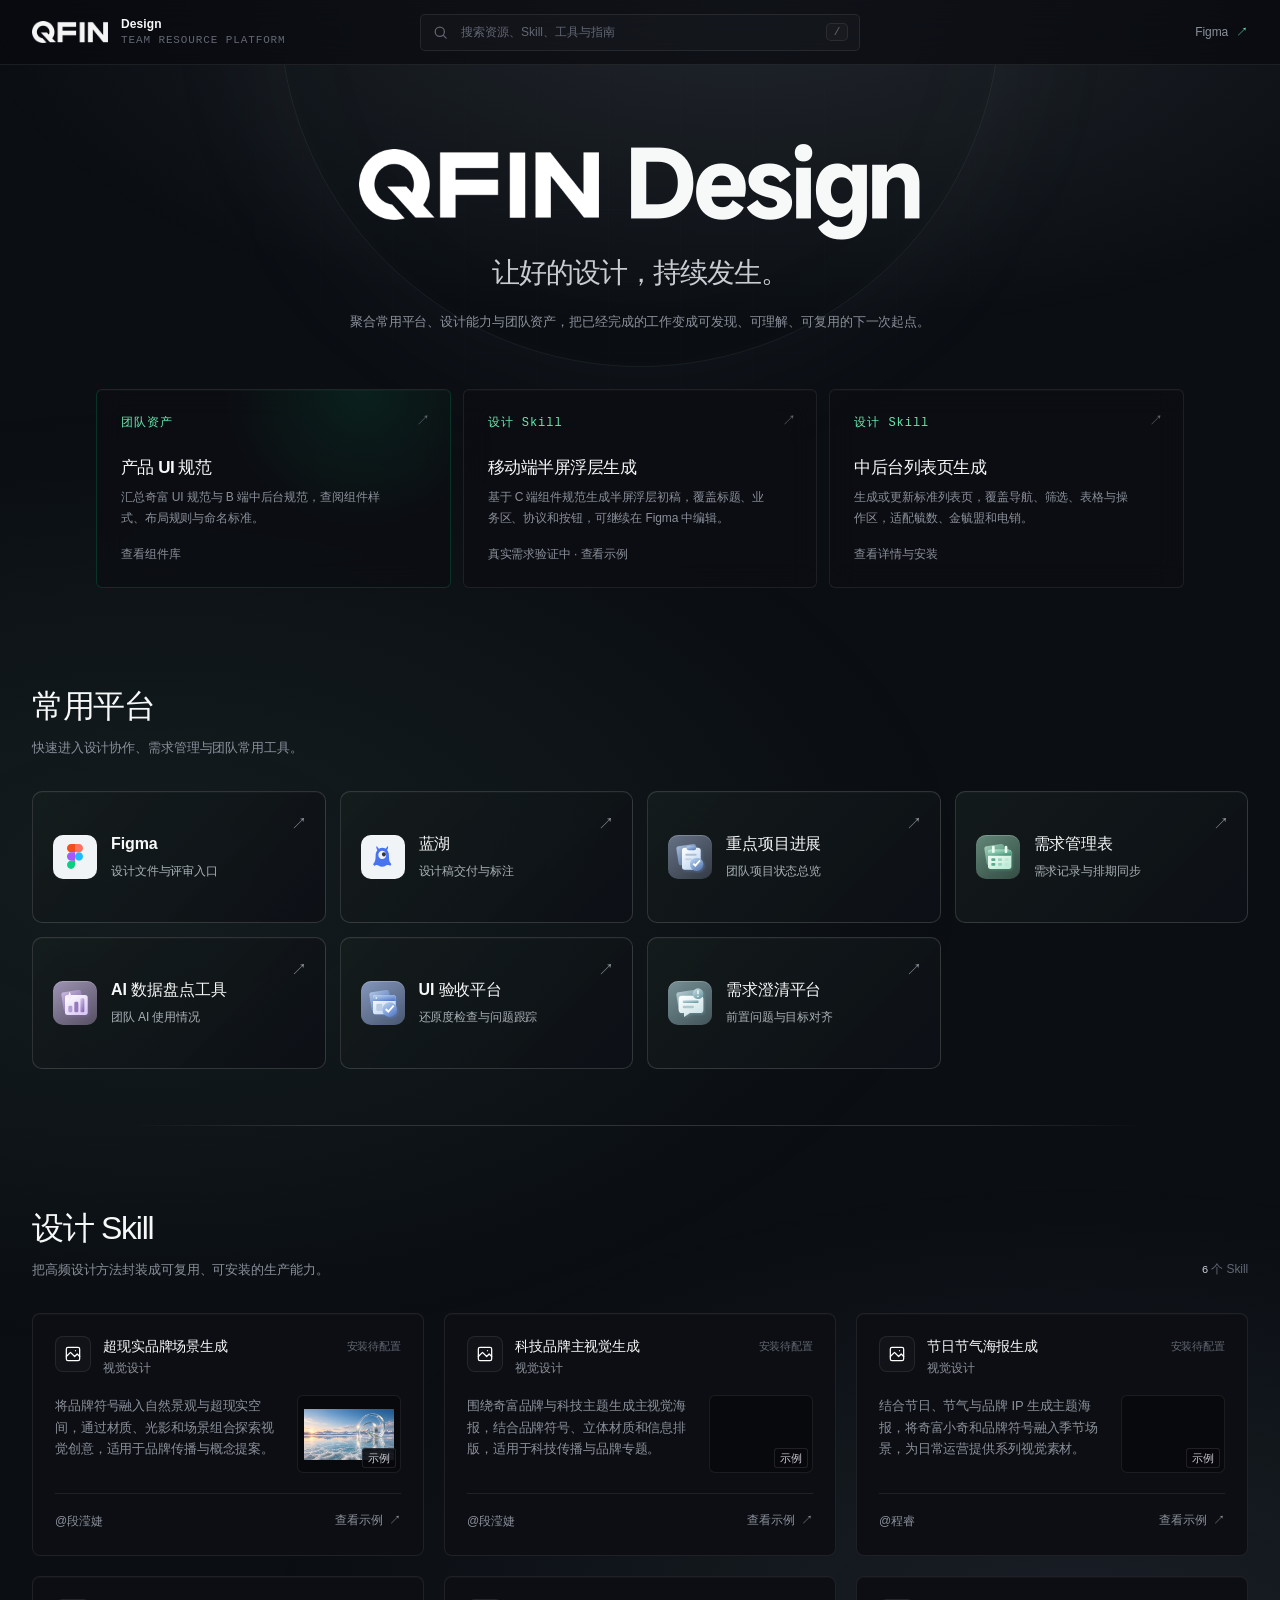
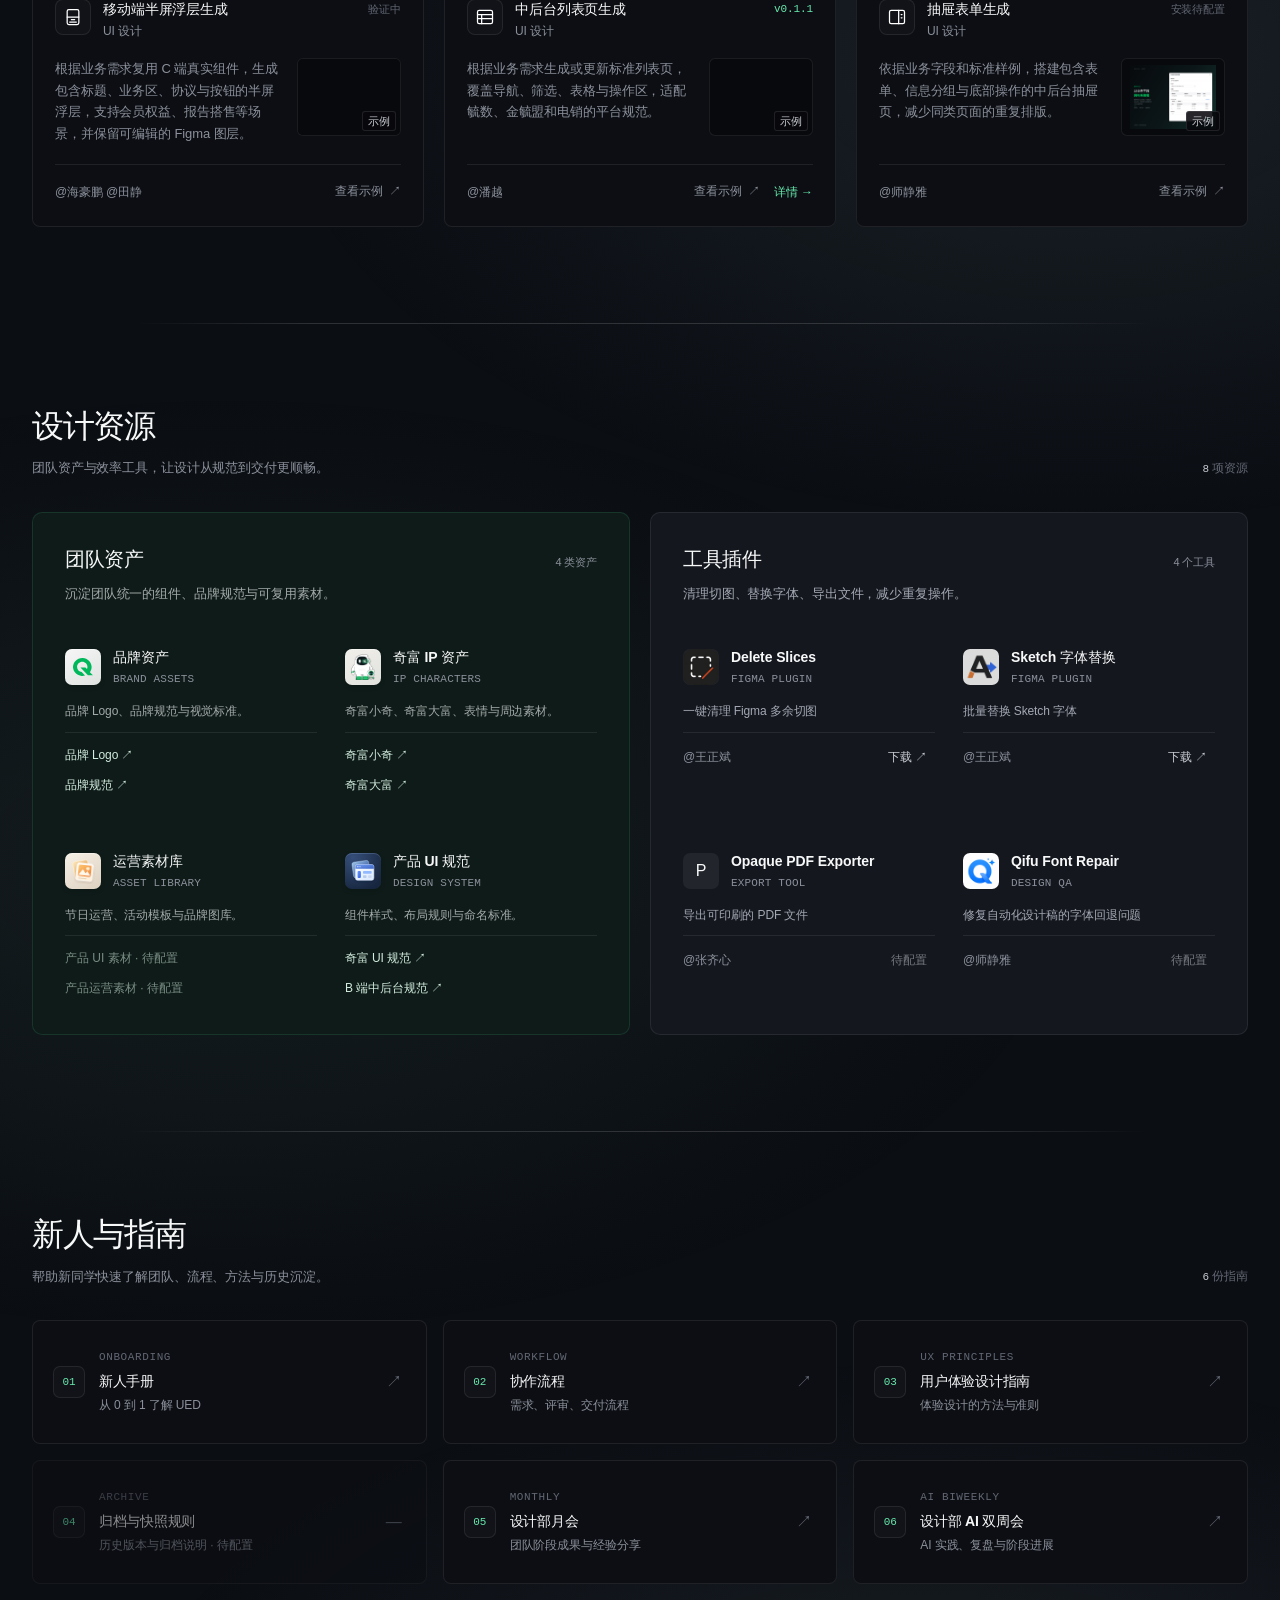
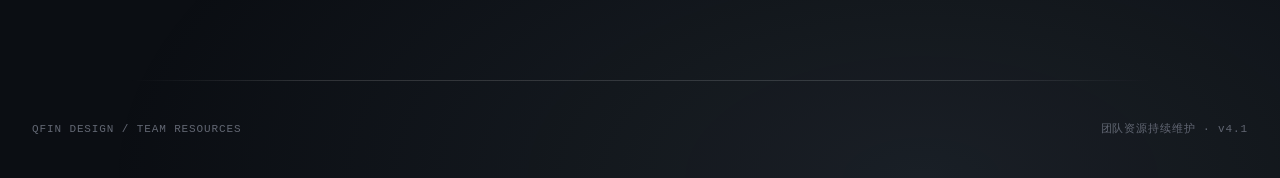
<file: index.html>
<!doctype html>
<html lang="zh-CN">
<head>
  <meta charset="utf-8">
  <meta name="viewport" content="width=device-width, initial-scale=1">
  <meta name="color-scheme" content="dark">
  <meta name="theme-color" content="#08090d">
  <title>QFIN Design · 团队资源平台</title>
  <meta name="description" content="QFIN Design 团队资源平台：常用平台、设计 Skill、工具插件、团队资产与新人指南。">
  <link rel="icon" type="image/svg+xml" sizes="any" href="assets/qfin-favicon.svg">
  <link rel="stylesheet" href="styles.css?v=d0c5ba13a85e">
  <script src="app.js?v=40649ec1fc2e" defer></script>
</head>
<body>
  <a class="skip-link" href="#main-content">跳到主要内容</a>
  <header class="site-header">
    <div class="shell header-inner">
      <a class="brand" href="#overview" aria-label="返回 QFIN Design 团队资源平台首页"><img src="assets/qfin-logo-white.png" alt="QFIN"><span><strong>Design</strong><small>Team resource platform</small></span></a>
      <label class="global-search" for="resource-search"><svg aria-hidden="true" viewBox="0 0 24 24"><circle cx="11" cy="11" r="6.5"></circle><path d="m16 16 4 4"></path></svg><input id="resource-search" type="search" autocomplete="off" placeholder="搜索资源、Skill、工具与指南" aria-describedby="search-hint"><kbd id="search-hint">/</kbd></label>
      <a class="header-link" href="https://www.figma.com/files/team/1398222232321482158/folder/603595330?fuid=974866001841861958" target="_blank" rel="noopener noreferrer">Figma <span aria-hidden="true">↗</span></a>
    </div>
  </header>

  <main id="main-content">
    <section class="hero shell" id="overview" aria-labelledby="hero-title">
      <div class="hero-grid" aria-hidden="true"></div>
      <div class="hero-intro">
        <h1 id="hero-title"><img src="assets/qfin-logo-white.png" alt="QFIN"><span>Design</span></h1>
        <p class="hero-tagline">让好的设计，持续发生。</p>
        <p class="hero-description">聚合常用平台、设计能力与团队资产，把已经完成的工作变成可发现、可理解、可复用的下一次起点。</p>
      </div>
      <div class="announcement-grid" aria-label="精选资源">
        <a class="announcement-card featured" href="#asset-ui-system"><span class="announcement-label">团队资产</span><h2>产品 UI 规范</h2><p>汇总奇富 UI 规范与 B 端中后台规范，查阅组件样式、布局规则与命名标准。</p><span class="announcement-meta">查看组件库</span><i aria-hidden="true">↗</i></a>
        <a class="announcement-card" href="#skill-c-half-sheet"><span class="announcement-label">设计 Skill</span><h2>移动端半屏浮层生成</h2><p>基于 C 端组件规范生成半屏浮层初稿，覆盖标题、业务区、协议和按钮，可继续在 Figma 中编辑。</p><span class="announcement-meta">真实需求验证中 · 查看示例</span><i aria-hidden="true">↗</i></a>
        <a class="announcement-card" href="skills/qfin-list-page.html"><span class="announcement-label">设计 Skill</span><h2>中后台列表页生成</h2><p>生成或更新标准列表页，覆盖导航、筛选、表格与操作区，适配毓数、金毓盟和电销。</p><span class="announcement-meta">查看详情与安装</span><i aria-hidden="true">↗</i></a>
      </div>
    </section>

    <section class="platform-band shell resource-section" id="platforms" aria-labelledby="platforms-title">
      <div class="platform-heading"><h2 id="platforms-title">常用平台</h2><p>快速进入设计协作、需求管理与团队常用工具。</p></div>
      <div class="platform-grid">
        <a class="platform-card resource-item" data-search="常用平台 Figma 设计文件 协作入口" href="https://www.figma.com/files/team/1398222232321482158/folder/603595330?fuid=974866001841861958" target="_blank" rel="noopener noreferrer"><span class="platform-symbol platform-symbol-brand" aria-hidden="true"><img src="assets/platform-figma.svg" alt=""></span><span><strong>Figma</strong><small>设计文件与评审入口</small></span><span class="platform-card-arrow" aria-hidden="true">↗</span></a>
        <a class="platform-card resource-item" data-search="常用平台 蓝湖 设计稿交付 标注" href="https://lanhuapp.com/dashboard/#/item?fid=all&amp;tid=906bded2-2e16-4b1b-830f-885637f03631" target="_blank" rel="noopener noreferrer"><span class="platform-symbol platform-symbol-brand" aria-hidden="true"><img src="assets/platform-lanhu.svg?v=6f8891691cc1" alt=""></span><span><strong>蓝湖</strong><small>设计稿交付与标注</small></span><span class="platform-card-arrow" aria-hidden="true">↗</span></a>
        <a class="platform-card resource-item" data-search="常用平台 重点项目进展 项目跟踪" href="https://doc.360teams.com/sheets/rp3OV8PVEEHj8xAm/fcUlJ" target="_blank" rel="noopener noreferrer"><span class="platform-symbol" aria-hidden="true"><img src="assets/platform-projects.svg" alt=""></span><span><strong>重点项目进展</strong><small>团队项目状态总览</small></span><span class="platform-card-arrow" aria-hidden="true">↗</span></a>
        <a class="platform-card resource-item" data-search="常用平台 需求管理表 需求排期" href="https://doc.360teams.com/sheets/vVAXVn7VxBtllrqm/AMQAF" target="_blank" rel="noopener noreferrer"><span class="platform-symbol" aria-hidden="true"><img src="assets/platform-requirements.svg" alt=""></span><span><strong>需求管理表</strong><small>需求记录与排期同步</small></span><span class="platform-card-arrow" aria-hidden="true">↗</span></a>
        <a class="platform-card resource-item" data-search="常用平台 AI数据盘点工具 AI 工作台" href="https://report-share.daikuan.qihoo.net/view/tmp/report-v4.html" target="_blank" rel="noopener noreferrer"><span class="platform-symbol" aria-hidden="true"><img src="assets/platform-ai-data.svg" alt=""></span><span><strong>AI 数据盘点工具</strong><small>团队 AI 使用情况</small></span><span class="platform-card-arrow" aria-hidden="true">↗</span></a>
        <a class="platform-card resource-item" data-search="常用平台 UI验收平台 体验验收" href="https://ion-inter-94640902.figma.site/" target="_blank" rel="noopener noreferrer"><span class="platform-symbol" aria-hidden="true"><img src="assets/platform-review.svg" alt=""></span><span><strong>UI 验收平台</strong><small>还原度检查与问题跟踪</small></span><span class="platform-card-arrow" aria-hidden="true">↗</span></a>
        <a class="platform-card resource-item" data-search="常用平台 需求澄清平台 产品需求" href="https://confluence.daikuan.qihoo.net/pages/viewpage.action?pageId=18661324" target="_blank" rel="noopener noreferrer"><span class="platform-symbol" aria-hidden="true"><img src="assets/platform-clarify.svg" alt=""></span><span><strong>需求澄清平台</strong><small>前置问题与目标对齐</small></span><span class="platform-card-arrow" aria-hidden="true">↗</span></a>
      </div>
    </section>

    <section class="project-showcase resource-section shell" id="projects" aria-labelledby="projects-title" hidden inert>
      <div class="project-heading">
        <div><span>2026.10 / MONTHLY PROJECTS</span><h2 id="projects-title">本月重点项目</h2><p>从设计需求表提取五条业务线的最新项目，每类展示前三项。</p></div>
        <div class="project-heading-actions">
          <button class="project-refresh" type="button" data-project-refresh-demo title="刷新交互演示，暂未同步需求表" aria-label="刷新项目（演示）"><svg viewBox="0 0 24 24" aria-hidden="true"><path d="M3 11a9 9 0 0 1 15.5-6.5L21 7M21 3v4h-4M21 13a9 9 0 0 1-15.5 6.5L3 17M7 17H3v4"/></svg><span>刷新</span></button>
          <a href="https://doc.360teams.com/sheets/vVAXVn7VxBtllrqm/ceWGh?site_from=im.desktop" target="_blank" rel="noopener noreferrer">查看完整需求表 <span aria-hidden="true">↗</span></a>
        </div>
      </div>
      <div class="project-groups">
        <article class="project-group">
          <header><h3>借条</h3><a class="project-group-link" href="https://doc.360teams.com/sheets/vVAXVn7VxBtllrqm/MODOC?site_from=im.desktop" target="_blank" rel="noopener noreferrer" aria-label="打开借条工作表" title="借条需求表"><svg viewBox="0 0 24 24" aria-hidden="true"><path d="M6 18 18 6M6 6h12v12"/></svg></a></header>
          <div class="project-list">
            <article class="project-item resource-item" data-search="本月项目 借条 小奇 AI 渗透率提升优化 待澄清 肖翠鸿 李英迪"><div class="project-title"><h4><a href="https://doc.360teams.com/sheets/vVAXVn7VxBtllrqm/MODOC?site_from=im.desktop" target="_blank" rel="noopener noreferrer">小奇 AI 渗透率提升优化</a></h4><small data-status="clarifying">待澄清</small></div><div class="project-meta"><dl><div><dt>交互</dt><dd>@肖翠鸿</dd></div><div><dt>UI</dt><dd>@李英迪</dd></div></dl><div class="project-resources"><a class="project-resource" href="https://www.figma.com/files/team/1398222232321482158/folder/603595330?fuid=974866001841861958" target="_blank" rel="noopener noreferrer" aria-label="打开 Figma" title="Figma"><img src="assets/platform-figma.svg" alt=""></a><a class="project-resource" href="https://lanhuapp.com/dashboard/#/item?fid=all&amp;tid=906bded2-2e16-4b1b-830f-885637f03631" target="_blank" rel="noopener noreferrer" aria-label="打开蓝湖" title="蓝湖"><img src="assets/platform-lanhu.svg?v=6f8891691cc1" alt=""></a></div></div></article>
            <article class="project-item resource-item" data-search="本月项目 借条 AI Native 助力逾小助 待设计 肖翠鸿 王靓 李英迪"><div class="project-title"><h4><a href="https://doc.360teams.com/sheets/vVAXVn7VxBtllrqm/MODOC?site_from=im.desktop" target="_blank" rel="noopener noreferrer">AI Native 助力逾小助</a></h4><small data-status="pending">待设计</small></div><div class="project-meta"><dl><div><dt>交互</dt><dd>@肖翠鸿 · @王靓</dd></div><div><dt>UI</dt><dd>@李英迪</dd></div></dl><div class="project-resources"><a class="project-resource" href="https://www.figma.com/files/team/1398222232321482158/folder/603595330?fuid=974866001841861958" target="_blank" rel="noopener noreferrer" aria-label="打开 Figma" title="Figma"><img src="assets/platform-figma.svg" alt=""></a></div></div></article>
            <article class="project-item resource-item" data-search="本月项目 借条 企微实物奖励一期 待设计 李帅 陈旭 海豪鹏"><div class="project-title"><h4><a href="https://doc.360teams.com/sheets/vVAXVn7VxBtllrqm/MODOC?site_from=im.desktop" target="_blank" rel="noopener noreferrer">企微实物奖励一期</a></h4><small data-status="pending">待设计</small></div><div class="project-meta"><dl><div><dt>交互</dt><dd>@李帅</dd></div><div><dt>UI</dt><dd>@陈旭 · @海豪鹏</dd></div></dl><div class="project-resources"><a class="project-resource" href="https://lanhuapp.com/dashboard/#/item?fid=all&amp;tid=906bded2-2e16-4b1b-830f-885637f03631" target="_blank" rel="noopener noreferrer" aria-label="打开蓝湖" title="蓝湖"><img src="assets/platform-lanhu.svg?v=6f8891691cc1" alt=""></a></div></div></article>
          </div>
        </article>
        <article class="project-group">
          <header><h3>奇富生活 <small>会员</small></h3><a class="project-group-link" href="https://doc.360teams.com/sheets/vVAXVn7VxBtllrqm/EJZoz?site_from=im.desktop" target="_blank" rel="noopener noreferrer" aria-label="打开奇富生活（会员）工作表" title="奇富生活（会员）需求表"><svg viewBox="0 0 24 24" aria-hidden="true"><path d="M6 18 18 6M6 6h12v12"/></svg></a></header>
          <div class="project-list">
            <article class="project-item resource-item" data-search="本月项目 奇富生活 会员 智信认证新开行权 待设计 王正斌 王雪吟"><div class="project-title"><h4><a href="https://doc.360teams.com/sheets/vVAXVn7VxBtllrqm/EJZoz?site_from=im.desktop" target="_blank" rel="noopener noreferrer">智信认证新开行权</a></h4><small data-status="pending">待设计</small></div><div class="project-meta"><dl><div><dt>交互</dt><dd>@王正斌</dd></div><div><dt>UI</dt><dd>@王雪吟</dd></div></dl><div class="project-resources"><a class="project-resource" href="https://www.figma.com/files/team/1398222232321482158/folder/603595330?fuid=974866001841861958" target="_blank" rel="noopener noreferrer" aria-label="打开 Figma" title="Figma"><img src="assets/platform-figma.svg" alt=""></a></div></div></article>
            <article class="project-item resource-item" data-search="本月项目 奇富生活 会员 付费抽卡 付费券包优化 待设计 李帅 王雪吟"><div class="project-title"><h4><a href="https://doc.360teams.com/sheets/vVAXVn7VxBtllrqm/EJZoz?site_from=im.desktop" target="_blank" rel="noopener noreferrer">付费抽卡 × 付费券包优化</a></h4><small data-status="pending">待设计</small></div><div class="project-meta"><dl><div><dt>交互</dt><dd>@李帅</dd></div><div><dt>UI</dt><dd>@王雪吟</dd></div></dl><div class="project-resources"><a class="project-resource" href="https://www.figma.com/files/team/1398222232321482158/folder/603595330?fuid=974866001841861958" target="_blank" rel="noopener noreferrer" aria-label="打开 Figma" title="Figma"><img src="assets/platform-figma.svg" alt=""></a><a class="project-resource" href="https://lanhuapp.com/dashboard/#/item?fid=all&amp;tid=906bded2-2e16-4b1b-830f-885637f03631" target="_blank" rel="noopener noreferrer" aria-label="打开蓝湖" title="蓝湖"><img src="assets/platform-lanhu.svg?v=6f8891691cc1" alt=""></a></div></div></article>
            <article class="project-item resource-item" data-search="本月项目 奇富生活 会员 保险权益领取链路优化 待设计 李帅 王雪吟"><div class="project-title"><h4><a href="https://doc.360teams.com/sheets/vVAXVn7VxBtllrqm/EJZoz?site_from=im.desktop" target="_blank" rel="noopener noreferrer">保险权益领取链路优化</a></h4><small data-status="pending">待设计</small></div><div class="project-meta"><dl><div><dt>交互</dt><dd>@李帅</dd></div><div><dt>UI</dt><dd>@王雪吟</dd></div></dl><div class="project-resources"><a class="project-resource" href="https://lanhuapp.com/dashboard/#/item?fid=all&amp;tid=906bded2-2e16-4b1b-830f-885637f03631" target="_blank" rel="noopener noreferrer" aria-label="打开蓝湖" title="蓝湖"><img src="assets/platform-lanhu.svg?v=6f8891691cc1" alt=""></a></div></div></article>
          </div>
        </article>
        <article class="project-group">
          <header><h3>创新中收 <small>智信</small></h3><a class="project-group-link" href="https://doc.360teams.com/sheets/vVAXVn7VxBtllrqm/Z1g1n?site_from=im.desktop" target="_blank" rel="noopener noreferrer" aria-label="打开创新中收（智信）工作表" title="创新中收（智信）需求表"><svg viewBox="0 0 24 24" aria-hidden="true"><path d="M6 18 18 6M6 6h12v12"/></svg></a></header>
          <div class="project-list">
            <article class="project-item resource-item" data-search="本月项目 创新中收 智信 个人中心 风险报告专区优化 待设计 王靓 田静"><div class="project-title"><h4><a href="https://doc.360teams.com/sheets/vVAXVn7VxBtllrqm/Z1g1n?site_from=im.desktop" target="_blank" rel="noopener noreferrer">个人中心·风险报告专区优化</a></h4><small data-status="pending">待设计</small></div><div class="project-meta"><dl><div><dt>交互</dt><dd>@王靓</dd></div><div><dt>UI</dt><dd>@田静</dd></div></dl><div class="project-resources"><a class="project-resource" href="https://www.figma.com/files/team/1398222232321482158/folder/603595330?fuid=974866001841861958" target="_blank" rel="noopener noreferrer" aria-label="打开 Figma" title="Figma"><img src="assets/platform-figma.svg" alt=""></a></div></div></article>
            <article class="project-item resource-item" data-search="本月项目 创新中收 智信 车抵 V3.0 新流程 需求暂停 王正斌 田静 海豪鹏"><div class="project-title"><h4><a href="https://doc.360teams.com/sheets/vVAXVn7VxBtllrqm/Z1g1n?site_from=im.desktop" target="_blank" rel="noopener noreferrer">车抵 V3.0 新流程</a></h4><small data-status="paused">需求暂停</small></div><div class="project-meta"><dl><div><dt>交互</dt><dd>@王正斌</dd></div><div><dt>UI</dt><dd>@田静 · @海豪鹏</dd></div></dl><div class="project-resources"><a class="project-resource" href="https://www.figma.com/files/team/1398222232321482158/folder/603595330?fuid=974866001841861958" target="_blank" rel="noopener noreferrer" aria-label="打开 Figma" title="Figma"><img src="assets/platform-figma.svg" alt=""></a><a class="project-resource" href="https://lanhuapp.com/dashboard/#/item?fid=all&amp;tid=906bded2-2e16-4b1b-830f-885637f03631" target="_blank" rel="noopener noreferrer" aria-label="打开蓝湖" title="蓝湖"><img src="assets/platform-lanhu.svg?v=6f8891691cc1" alt=""></a></div></div></article>
            <article class="project-item resource-item" data-search="本月项目 创新中收 智信 奇车融素材调整 1023 待设计 田静 陈旭"><div class="project-title"><h4><a href="https://doc.360teams.com/sheets/vVAXVn7VxBtllrqm/Z1g1n?site_from=im.desktop" target="_blank" rel="noopener noreferrer">奇车融素材调整 1023</a></h4><small data-status="pending">待设计</small></div><div class="project-meta"><dl><div><dt>交互</dt><dd>无交互稿</dd></div><div><dt>UI</dt><dd>@田静 · @陈旭</dd></div></dl><div class="project-resources"><a class="project-resource" href="https://www.figma.com/files/team/1398222232321482158/folder/603595330?fuid=974866001841861958" target="_blank" rel="noopener noreferrer" aria-label="打开 Figma" title="Figma"><img src="assets/platform-figma.svg" alt=""></a></div></div></article>
          </div>
        </article>
        <article class="project-group">
          <header><h3>中后台</h3><a class="project-group-link" href="https://doc.360teams.com/sheets/vVAXVn7VxBtllrqm/AMQAF?site_from=im.desktop" target="_blank" rel="noopener noreferrer" aria-label="打开中后台工作表" title="中后台需求表"><svg viewBox="0 0 24 24" aria-hidden="true"><path d="M6 18 18 6M6 6h12v12"/></svg></a></header>
          <div class="project-list">
            <article class="project-item resource-item" data-search="本月项目 中后台 企微实物奖励一期 待设计 潘越"><div class="project-title"><h4><a href="https://doc.360teams.com/sheets/vVAXVn7VxBtllrqm/AMQAF?site_from=im.desktop" target="_blank" rel="noopener noreferrer">企微实物奖励一期</a></h4><small data-status="pending">待设计</small></div><div class="project-meta"><dl><div><dt>设计</dt><dd>@潘越</dd></div></dl><div class="project-resources"><a class="project-resource" href="https://www.figma.com/files/team/1398222232321482158/folder/603595330?fuid=974866001841861958" target="_blank" rel="noopener noreferrer" aria-label="打开 Figma" title="Figma"><img src="assets/platform-figma.svg" alt=""></a></div></div></article>
            <article class="project-item resource-item" data-search="本月项目 中后台 奇易融官网迭代 待设计 潘越"><div class="project-title"><h4><a href="https://doc.360teams.com/sheets/vVAXVn7VxBtllrqm/AMQAF?site_from=im.desktop" target="_blank" rel="noopener noreferrer">奇易融官网迭代</a></h4><small data-status="pending">待设计</small></div><div class="project-meta"><dl><div><dt>设计</dt><dd>@潘越</dd></div></dl><div class="project-resources"><a class="project-resource" href="https://www.figma.com/files/team/1398222232321482158/folder/603595330?fuid=974866001841861958" target="_blank" rel="noopener noreferrer" aria-label="打开 Figma" title="Figma"><img src="assets/platform-figma.svg" alt=""></a></div></div></article>
            <article class="project-item resource-item" data-search="本月项目 中后台 新增车辆估值工具 设计中 潘越"><div class="project-title"><h4><a href="https://doc.360teams.com/sheets/vVAXVn7VxBtllrqm/AMQAF?site_from=im.desktop" target="_blank" rel="noopener noreferrer">新增车辆估值工具</a></h4><small data-status="active">设计中</small></div><div class="project-meta"><dl><div><dt>设计</dt><dd>@潘越</dd></div></dl><div class="project-resources"><a class="project-resource" href="https://www.figma.com/files/team/1398222232321482158/folder/603595330?fuid=974866001841861958" target="_blank" rel="noopener noreferrer" aria-label="打开 Figma" title="Figma"><img src="assets/platform-figma.svg" alt=""></a><a class="project-resource" href="https://lanhuapp.com/dashboard/#/item?fid=all&amp;tid=906bded2-2e16-4b1b-830f-885637f03631" target="_blank" rel="noopener noreferrer" aria-label="打开蓝湖" title="蓝湖"><img src="assets/platform-lanhu.svg?v=6f8891691cc1" alt=""></a></div></div></article>
          </div>
        </article>
        <article class="project-group">
          <header><h3>品牌＋运营＋企业</h3><a class="project-group-link" href="https://doc.360teams.com/sheets/vVAXVn7VxBtllrqm/ceWGh?site_from=im.desktop" target="_blank" rel="noopener noreferrer" aria-label="打开品牌＋运营＋企业工作表" title="品牌＋运营＋企业需求表"><svg viewBox="0 0 24 24" aria-hidden="true"><path d="M6 18 18 6M6 6h12v12"/></svg></a></header>
          <div class="project-list">
            <article class="project-item resource-item" data-search="本月项目 品牌 运营 企业 新人福利活动页 上下架图 待设计 段滢婕"><div class="project-title"><h4><a href="https://doc.360teams.com/sheets/vVAXVn7VxBtllrqm/ceWGh?site_from=im.desktop" target="_blank" rel="noopener noreferrer">新人福利活动页上下架图</a></h4><small data-status="pending">待设计</small></div><div class="project-meta"><dl><div><dt>视觉</dt><dd>@段滢婕</dd></div></dl><div class="project-resources"><a class="project-resource" href="https://www.figma.com/files/team/1398222232321482158/folder/603595330?fuid=974866001841861958" target="_blank" rel="noopener noreferrer" aria-label="打开 Figma" title="Figma"><img src="assets/platform-figma.svg" alt=""></a><a class="project-resource" href="https://lanhuapp.com/dashboard/#/item?fid=all&amp;tid=906bded2-2e16-4b1b-830f-885637f03631" target="_blank" rel="noopener noreferrer" aria-label="打开蓝湖" title="蓝湖"><img src="assets/platform-lanhu.svg?v=6f8891691cc1" alt=""></a></div></div></article>
            <article class="project-item resource-item" data-search="本月项目 品牌 运营 企业 10 月大促设计 已上线 段滢婕"><div class="project-title"><h4><a href="https://doc.360teams.com/sheets/vVAXVn7VxBtllrqm/ceWGh?site_from=im.desktop" target="_blank" rel="noopener noreferrer">10 月大促设计</a></h4><small data-status="done">已上线</small></div><div class="project-meta"><dl><div><dt>视觉</dt><dd>@段滢婕</dd></div></dl><div class="project-resources"><a class="project-resource" href="https://www.figma.com/files/team/1398222232321482158/folder/603595330?fuid=974866001841861958" target="_blank" rel="noopener noreferrer" aria-label="打开 Figma" title="Figma"><img src="assets/platform-figma.svg" alt=""></a></div></div></article>
            <article class="project-item resource-item" data-search="本月项目 品牌 运营 企业 Toprun 招募海报 已上线 段滢婕"><div class="project-title"><h4><a href="https://doc.360teams.com/sheets/vVAXVn7VxBtllrqm/ceWGh?site_from=im.desktop" target="_blank" rel="noopener noreferrer">Toprun 招募海报</a></h4><small data-status="done">已上线</small></div><div class="project-meta"><dl><div><dt>视觉</dt><dd>@段滢婕</dd></div></dl><div class="project-resources"><a class="project-resource" href="https://www.figma.com/files/team/1398222232321482158/folder/603595330?fuid=974866001841861958" target="_blank" rel="noopener noreferrer" aria-label="打开 Figma" title="Figma"><img src="assets/platform-figma.svg" alt=""></a></div></div></article>
          </div>
        </article>
      </div>
    </section>



    <div class="search-feedback shell" aria-live="polite"><p class="search-status" hidden></p><div class="search-empty" hidden><span>NO RESULT</span><strong>没有找到相关资源</strong><p>换一个关键词，或按 Esc 清空搜索。</p></div></div>

    <section class="resource-section shell" id="skills" aria-labelledby="skills-title">
      <div class="section-heading"><div><h2 id="skills-title">设计 Skill</h2><span>把高频设计方法封装成可复用、可安装的生产能力。</span></div><span class="section-count"><b class="section-visible-count">6</b> 个 Skill</span></div>
      <div class="skills-grid">
        <article class="skill-card resource-item" data-skill-category="visual" data-search="设计 Skill 视觉设计 超现实品牌场景 生成高质量视觉创意 段滢婕 将品牌符号融入自然景观与超现实空间，通过材质、光影和场景组合探索视觉创意，适用于品牌传播与概念提案。 超现实品牌场景生成 Surreal brand scene generator"><div class="skill-card-top"><span class="skill-icon" aria-hidden="true"><svg viewBox="0 0 24 24"><rect x="4" y="4" width="16" height="16" rx="2"/><path d="m4 15 5-5 5 5 3-3 3 3M15 8h.01"/></svg></span><div><h3><span>超现实品牌场景生成</span></h3><span class="tag">视觉设计</span></div><span class="skill-availability">安装待配置</span></div><div class="skill-card-body"><p class="skill-description">将品牌符号融入自然景观与超现实空间，通过材质、光影和场景组合探索视觉创意，适用于品牌传播与概念提案。</p><button class="skill-thumbnail" type="button" data-preview-src="assets/skill-surreal-brand.jpg" data-preview-title="超现实品牌场景生成 · Surreal brand scene generator" aria-label="放大 超现实品牌场景生成 示例图"><img src="assets/skill-surreal-brand.jpg" alt="超现实品牌场景 效果示例" loading="lazy" decoding="async"><span class="skill-thumbnail-label" aria-hidden="true">示例</span></button></div><footer class="skill-card-footer"><span>@段滢婕</span><div class="skill-card-actions"><button class="skill-example" type="button" data-preview-src="assets/skill-surreal-brand.jpg" data-preview-title="超现实品牌场景生成 · Surreal brand scene generator" aria-label="查看 超现实品牌场景生成 示例原图">查看示例 <span aria-hidden="true">↗</span></button></div></footer></article>
        <article class="skill-card resource-item" data-skill-category="visual" data-search="设计 Skill 视觉设计 品牌科技主视觉 生成高质量品牌创意海报 段滢婕 围绕奇富品牌与科技主题生成主视觉海报，结合品牌符号、立体材质和信息排版，适用于科技传播与品牌专题。 科技品牌主视觉生成 Tech key visual generator"><div class="skill-card-top"><span class="skill-icon" aria-hidden="true"><svg viewBox="0 0 24 24"><rect x="4" y="4" width="16" height="16" rx="2"/><path d="m4 15 5-5 5 5 3-3 3 3M15 8h.01"/></svg></span><div><h3><span>科技品牌主视觉生成</span></h3><span class="tag">视觉设计</span></div><span class="skill-availability">安装待配置</span></div><div class="skill-card-body"><p class="skill-description">围绕奇富品牌与科技主题生成主视觉海报，结合品牌符号、立体材质和信息排版，适用于科技传播与品牌专题。</p><button class="skill-thumbnail" type="button" data-preview-src="assets/skill-tech-kv.jpg" data-preview-title="科技品牌主视觉生成 · Tech key visual generator" aria-label="放大 科技品牌主视觉生成 示例图"><img src="assets/skill-tech-kv.jpg" alt="品牌科技主视觉 效果示例" loading="lazy" decoding="async"><span class="skill-thumbnail-label" aria-hidden="true">示例</span></button></div><footer class="skill-card-footer"><span>@段滢婕</span><div class="skill-card-actions"><button class="skill-example" type="button" data-preview-src="assets/skill-tech-kv.jpg" data-preview-title="科技品牌主视觉生成 · Tech key visual generator" aria-label="查看 科技品牌主视觉生成 示例原图">查看示例 <span aria-hidden="true">↗</span></button></div></footer></article>
        <article class="skill-card resource-item" data-skill-category="visual" data-search="设计 Skill 视觉设计 奇富科技节日节气海报 一键生成主题海报 程睿 结合节日、节气与品牌 IP 生成主题海报，将奇富小奇和品牌符号融入季节场景，为日常运营提供系列视觉素材。 节日节气海报生成 Holiday &amp; seasonal poster generator"><div class="skill-card-top"><span class="skill-icon" aria-hidden="true"><svg viewBox="0 0 24 24"><rect x="4" y="4" width="16" height="16" rx="2"/><path d="m4 15 5-5 5 5 3-3 3 3M15 8h.01"/></svg></span><div><h3><span>节日节气海报生成</span></h3><span class="tag">视觉设计</span></div><span class="skill-availability">安装待配置</span></div><div class="skill-card-body"><p class="skill-description">结合节日、节气与品牌 IP 生成主题海报，将奇富小奇和品牌符号融入季节场景，为日常运营提供系列视觉素材。</p><button class="skill-thumbnail" type="button" data-preview-src="assets/skill-seasonal-poster.jpg" data-preview-title="节日节气海报生成 · Holiday &amp; seasonal poster generator" aria-label="放大 节日节气海报生成 示例图"><img src="assets/skill-seasonal-poster.jpg" alt="奇富科技节日节气海报 效果示例" loading="lazy" decoding="async"><span class="skill-thumbnail-label" aria-hidden="true">示例</span></button></div><footer class="skill-card-footer"><span>@程睿</span><div class="skill-card-actions"><button class="skill-example" type="button" data-preview-src="assets/skill-seasonal-poster.jpg" data-preview-title="节日节气海报生成 · Holiday &amp; seasonal poster generator" aria-label="查看 节日节气海报生成 示例原图">查看示例 <span aria-hidden="true">↗</span></button></div></footer></article>
        <!-- Skill progress: https://www.figma.com/design/rJCVHAEMLxR7I8GNu2qo7Y/AI双周会?node-id=2670-15029 ; examples: node-id=79-1625, node-id=1136-9484, node-id=79-1628 ; owners: node-id=2200-7122 -->
        <article class="skill-card resource-item" id="skill-c-half-sheet" data-skill-category="ui" data-search="设计 Skill UI设计 C 端半屏浮层 Skill Half Sheet 会员权益 报告搭售 可编辑 Figma 海豪鹏 田静 根据业务需求复用 C 端真实组件，生成包含标题、业务区、协议与按钮的半屏浮层，支持会员权益、报告搭售等场景，并保留可编辑的 Figma 图层。 移动端半屏浮层生成 Mobile bottom sheet generator"><div class="skill-card-top"><span class="skill-icon" aria-hidden="true"><svg viewBox="0 0 24 24"><rect x="5" y="3" width="14" height="18" rx="2"/><path d="M5 12h14m-9 3h4m-6 3h8"/></svg></span><div><h3><span>移动端半屏浮层生成</span></h3><span class="tag">UI 设计</span></div><span class="skill-availability">验证中</span></div><div class="skill-card-body"><p class="skill-description">根据业务需求复用 C 端真实组件，生成包含标题、业务区、协议与按钮的半屏浮层，支持会员权益、报告搭售等场景，并保留可编辑的 Figma 图层。</p><button class="skill-thumbnail" type="button" data-preview-src="assets/skill-c-half-sheet.png" data-preview-gallery="assets/skill-c-half-sheet-form.png assets/skill-c-half-sheet.png assets/skill-c-half-sheet-result.png" data-preview-title="移动端半屏浮层生成 · Mobile bottom sheet generator" aria-label="放大 移动端半屏浮层生成 示例图"><img src="assets/skill-c-half-sheet.png" alt="C 端半屏浮层 Skill：会员还款权益浮层示例" loading="lazy" decoding="async"><span class="skill-thumbnail-label" aria-hidden="true">示例</span></button></div><footer class="skill-card-footer"><span>@海豪鹏 @田静</span><div class="skill-card-actions"><button class="skill-example" type="button" data-preview-src="assets/skill-c-half-sheet.png" data-preview-gallery="assets/skill-c-half-sheet-form.png assets/skill-c-half-sheet.png assets/skill-c-half-sheet-result.png" data-preview-title="移动端半屏浮层生成 · Mobile bottom sheet generator" aria-label="查看 移动端半屏浮层生成 示例原图">查看示例 <span aria-hidden="true">↗</span></button></div></footer></article>
        <article class="skill-card resource-item" data-skill-category="ui" data-search="设计 Skill UI设计 Qfn-list-page Qfin-list-page 毓数 金毓盟 电销 一键生成列表页结构 潘越 根据业务需求生成或更新标准列表页，覆盖导航、筛选、表格与操作区，适配毓数、金毓盟和电销的平台规范。 中后台列表页生成 Admin list page generator"><div class="skill-card-top"><span class="skill-icon" aria-hidden="true"><svg viewBox="0 0 24 24"><rect x="3" y="4" width="18" height="16" rx="2"/><path d="M3 9h18M8 9v11m-5-6h18"/></svg></span><div><h3><a class="skill-detail-link" href="skills/qfin-list-page.html"><span>中后台列表页生成</span></a></h3><span class="tag">UI 设计</span></div><span class="skill-availability is-ready">v0.1.1</span></div><div class="skill-card-body"><p class="skill-description">根据业务需求生成或更新标准列表页，覆盖导航、筛选、表格与操作区，适配毓数、金毓盟和电销的平台规范。</p><button class="skill-thumbnail" type="button" data-preview-src="assets/skill-qfin-list-page.png" data-preview-title="中后台列表页生成 · Admin list page generator" aria-label="放大 中后台列表页生成 示例图"><img src="assets/skill-qfin-list-page.png" alt="中后台列表页生成示例：金毓盟我的客户页面，包含导航、筛选、数据表格与分页" loading="lazy" decoding="async"><span class="skill-thumbnail-label" aria-hidden="true">示例</span></button></div><footer class="skill-card-footer"><span>@潘越</span><div class="skill-card-actions"><button class="skill-example" type="button" data-preview-src="assets/skill-qfin-list-page.png" data-preview-title="中后台列表页生成 · Admin list page generator" aria-label="查看 中后台列表页生成 示例原图">查看示例 <span aria-hidden="true">↗</span></button><span class="skill-details-cue" aria-hidden="true">详情 →</span></div></footer></article>
        <article class="skill-card resource-item" data-skill-category="ui" data-search="设计 Skill UI设计 Qfn-figma-drawer-builder 快速搭建中后台抽屉页 师静雅 依据业务字段和标准样例，搭建包含表单、信息分组与底部操作的中后台抽屉页，减少同类页面的重复排版。 抽屉表单生成 Drawer form generator"><div class="skill-card-top"><span class="skill-icon" aria-hidden="true"><svg viewBox="0 0 24 24"><rect x="3" y="4" width="18" height="16" rx="2"/><path d="M14 4v16m3-11h1m-1 4h1"/></svg></span><div><h3><span>抽屉表单生成</span></h3><span class="tag">UI 设计</span></div><span class="skill-availability">安装待配置</span></div><div class="skill-card-body"><p class="skill-description">依据业务字段和标准样例，搭建包含表单、信息分组与底部操作的中后台抽屉页，减少同类页面的重复排版。</p><button class="skill-thumbnail" type="button" data-preview-src="assets/skill-figma-drawer.png" data-preview-title="抽屉表单生成 · Drawer form generator" aria-label="放大 抽屉表单生成 示例图"><img src="assets/skill-figma-drawer.png" alt="抽屉表单生成示例：新增短信模板策略，包含字段、关联表格与底部操作" loading="lazy" decoding="async"><span class="skill-thumbnail-label" aria-hidden="true">示例</span></button></div><footer class="skill-card-footer"><span>@师静雅</span><div class="skill-card-actions"><button class="skill-example" type="button" data-preview-src="assets/skill-figma-drawer.png" data-preview-title="抽屉表单生成 · Drawer form generator" aria-label="查看 抽屉表单生成 示例原图">查看示例 <span aria-hidden="true">↗</span></button></div></footer></article>
      </div>
    </section>

    <section class="resource-section shell" id="resources" aria-labelledby="resources-title">
      <div class="section-heading"><div><h2 id="resources-title">设计资源</h2><span>团队资产与效率工具，让设计从规范到交付更顺畅。</span></div><span class="section-count"><b class="section-visible-count">8</b> 项资源</span></div>
      <div class="resource-panels">
        <section class="resource-panel resource-panel-assets" id="assets" aria-labelledby="assets-title">
          <header class="resource-panel-heading"><div><h3 id="assets-title">团队资产</h3><p>沉淀团队统一的组件、品牌规范与可复用素材。</p></div><span class="panel-count"><b class="panel-visible-count">4</b> 类资产</span></header>
          <div class="assets-grid">
        <article class="team-asset resource-item" data-search="团队资产 品牌资产 品牌logo 品牌规范 BRAND QFIN"><div class="asset-info"><div class="asset-topline"><span class="asset-symbol asset-symbol-brand" aria-hidden="true"><img src="assets/qfin-mark-green.svg" alt="" loading="lazy"></span><div><h4>品牌资产</h4><span class="asset-kind">BRAND ASSETS</span></div></div><p>品牌 Logo、品牌规范与视觉标准。</p><footer><a href="https://confluence.daikuan.qihoo.net/pages/viewpage.action?pageId=32064948" target="_blank" rel="noopener noreferrer">品牌 Logo ↗</a><a href="https://confluence.daikuan.qihoo.net/pages/viewpage.action?pageId=58755913" target="_blank" rel="noopener noreferrer">品牌规范 ↗</a></footer></div></article>
        <article class="team-asset resource-item" data-search="团队资产 IP角色 奇富小奇 奇富大富 表情 周边"><div class="asset-info"><div class="asset-topline"><span class="asset-symbol asset-symbol-ip" aria-hidden="true"><img src="assets/qfin-ip-characters.png" alt="" loading="lazy"></span><div><h4>奇富 IP 资产</h4><span class="asset-kind">IP CHARACTERS</span></div></div><p>奇富小奇、奇富大富、表情与周边素材。</p><footer><a href="https://mastergo.com/file/188840481567326?fileOpenFrom=project&amp;page_id=M" target="_blank" rel="noopener noreferrer">奇富小奇 ↗</a><a href="https://mastergo.com/file/188840481567326?fileOpenFrom=project&amp;page_id=M" target="_blank" rel="noopener noreferrer">奇富大富 ↗</a></footer></div></article>
        <article class="team-asset resource-item" data-search="团队资产 运营素材库 产品UI素材 产品运营素材 节日活动模板"><div class="asset-info"><div class="asset-topline"><span class="asset-symbol asset-symbol-library" aria-hidden="true"><img src="assets/asset-library.svg" alt="" loading="lazy"></span><div><h4>运营素材库</h4><span class="asset-kind">ASSET LIBRARY</span></div></div><p>节日运营、活动模板与品牌图库。</p><footer><button type="button" aria-disabled="true">产品 UI 素材 · 待配置</button><button type="button" aria-disabled="true">产品运营素材 · 待配置</button></footer></div></article>
        <article class="team-asset resource-item" id="asset-ui-system" data-search="团队资产 产品UI规范 奇富UI产品设计规范 B端中后台设计规范 组件库"><div class="asset-info"><div class="asset-topline"><span class="asset-symbol asset-symbol-system" aria-hidden="true"><img src="assets/asset-ui-system.svg" alt="" loading="lazy"></span><div><h4>产品 UI 规范</h4><span class="asset-kind">DESIGN SYSTEM</span></div></div><p>组件样式、布局规则与命名标准。</p><footer><a href="https://www.figma.com/design/vf2R7UnumMalicVorK7BrY/%E7%BB%84%E4%BB%B6%E5%BA%93?node-id=0-1&amp;t=fd3UyRm64tkcTmXO-1" target="_blank" rel="noopener noreferrer">奇富 UI 规范 ↗</a><a href="https://www.figma.com/design/gTV3VdC6a5e9vpkRHIZSXA/%E5%A5%87%E5%AF%8C%E7%A7%91%E6%8A%80%E4%B8%AD%E5%90%8E%E5%8F%B0%E7%BB%84%E4%BB%B6%E5%BA%93-%E6%96%B0?node-id=4-2&amp;t=qykiw1X4r7sZTBSN-1" target="_blank" rel="noopener noreferrer">B 端中后台规范 ↗</a></footer></div></article>
          </div>
        </section>
        <section class="resource-panel resource-panel-tools" id="tools" aria-labelledby="tools-title">
          <header class="resource-panel-heading"><div><h3 id="tools-title">工具插件</h3><p>清理切图、替换字体、导出文件，减少重复操作。</p></div><span class="panel-count"><b class="panel-visible-count">4</b> 个工具</span></header>
          <div class="tools-grid">
        <article class="tool-card resource-item" data-search="工具插件 Delete Slices 一键清理 Figma 多余切图 王正斌"><div class="tool-card-heading"><img src="assets/tool-delete-slices.png" alt="" loading="lazy"><div><h4>Delete Slices</h4><small>FIGMA PLUGIN</small></div></div><p>一键清理 Figma 多余切图</p><footer><span class="tool-owner">@王正斌</span><a href="https://www.figma.com/community/plugin/1649359371365231782/delete-slices" target="_blank" rel="noopener noreferrer">下载 ↗</a></footer></article>
        <article class="tool-card resource-item" data-search="工具插件 Sketch 字体替换 批量替换 Sketch 字体 王正斌"><div class="tool-card-heading"><img src="assets/tool-sketch-font.png" alt="" loading="lazy"><div><h4>Sketch 字体替换</h4><small>FIGMA PLUGIN</small></div></div><p>批量替换 Sketch 字体</p><footer><span class="tool-owner">@王正斌</span><a href="https://www.figma.com/community/plugin/1649376467194093808/sketch" target="_blank" rel="noopener noreferrer">下载 ↗</a></footer></article>
        <article class="tool-card resource-item" data-search="工具插件 Opaque PDF Exporter 导出可印刷 PDF 张齐心"><div class="tool-card-heading"><span class="tool-fallback">P</span><div><h4>Opaque PDF Exporter</h4><small>EXPORT TOOL</small></div></div><p>导出可印刷的 PDF 文件</p><footer><span class="tool-owner">@张齐心</span><button type="button" aria-disabled="true">待配置</button></footer></article>
        <article class="tool-card resource-item" data-search="工具插件 Qifu Font Repair 修复字体回退 师静雅 Codex 自动化"><div class="tool-card-heading"><img src="assets/tool-font-repair.png" alt="" loading="lazy"><div><h4>Qifu Font Repair</h4><small>DESIGN QA</small></div></div><p>修复自动化设计稿的字体回退问题</p><footer><span class="tool-owner">@师静雅</span><button type="button" aria-disabled="true">待配置</button></footer></article>
          </div>
        </section>
      </div>
    </section>

    <section class="resource-section shell" id="guides" aria-labelledby="guides-title">
      <div class="section-heading"><div><h2 id="guides-title">新人与指南</h2><span>帮助新同学快速了解团队、流程、方法与历史沉淀。</span></div><span class="section-count"><b class="section-visible-count">6</b> 份指南</span></div>
      <div class="guides-grid">
        <a class="guide-card resource-item" data-search="新人指南 新人手册 从0到1了解UED 入职" href="https://www.figma.com/design/lKLyDnmztXhbdP573bM836/%E6%96%B0%E5%90%8C%E5%AD%A6%E5%85%A5%E8%81%8C%E6%89%8B%E5%86%8C?node-id=0-1&amp;t=WFFjFNYjmjSbyZxe-1" target="_blank" rel="noopener noreferrer"><b>01</b><span><small>ONBOARDING</small><strong>新人手册</strong><p>从 0 到 1 了解 UED</p></span><i>↗</i></a>
        <a class="guide-card resource-item" data-search="新人指南 协作流程 需求 评审 交付" href="https://www.figma.com/design/c0old0uGTOSUrSiEMixxez/03-%E5%B7%A5%E4%BD%9C%E6%B5%81%E7%A8%8B%E5%92%8C%E5%88%86%E5%B7%A5?node-id=0-1&amp;t=kCYqICcyiBHMmeqb-1" target="_blank" rel="noopener noreferrer"><b>02</b><span><small>WORKFLOW</small><strong>协作流程</strong><p>需求、评审、交付流程</p></span><i>↗</i></a>
        <a class="guide-card resource-item" data-search="新人指南 用户体验设计指南 体验设计 方法 准则" href="https://www.figma.com/design/XmJupodf4WoEE5vbM1uUoa/02-%E4%BD%93%E9%AA%8C%E8%AE%BE%E8%AE%A1%E5%87%86%E5%88%99?node-id=0-1&amp;t=jOFsBqCrgAAs3SqA-1" target="_blank" rel="noopener noreferrer"><b>03</b><span><small>UX PRINCIPLES</small><strong>用户体验设计指南</strong><p>体验设计的方法与准则</p></span><i>↗</i></a>
        <button class="guide-card resource-item" data-search="新人指南 归档与快照规则 历史版本 归档说明" type="button" aria-disabled="true"><b>04</b><span><small>ARCHIVE</small><strong>归档与快照规则</strong><p>历史版本与归档说明 · 待配置</p></span><i>—</i></button>
        <a class="guide-card resource-item" data-search="新人指南 设计部月会 团队分享" href="https://www.figma.com/design/B1pL5wjhpO5YmKp6j7K5Yf/%E8%AE%BE%E8%AE%A1%E9%83%A8%E6%9C%88%E4%BC%9A?node-id=3062-4535&amp;t=oJiD3cOVjAAMnQqo-1" target="_blank" rel="noopener noreferrer"><b>05</b><span><small>MONTHLY</small><strong>设计部月会</strong><p>团队阶段成果与经验分享</p></span><i>↗</i></a>
        <a class="guide-card resource-item" data-search="新人指南 设计部AI双周会 AI 需求评审交付" href="https://www.figma.com/design/rJCVHAEMLxR7I8GNu2qo7Y/AI%E5%8F%8C%E5%91%A8%E4%BC%9A?node-id=5-2&amp;t=9erwZ9EIqTsaw0iU-1" target="_blank" rel="noopener noreferrer"><b>06</b><span><small>AI BIWEEKLY</small><strong>设计部 AI 双周会</strong><p>AI 实践、复盘与阶段进展</p></span><i>↗</i></a>
      </div>
    </section>
  </main>

  <dialog class="resource-preview" aria-labelledby="resource-preview-title">
    <div class="preview-toolbar"><div><span>效果预览</span><h2 id="resource-preview-title"></h2></div><button class="preview-close" type="button" aria-label="关闭预览" autofocus><svg viewBox="0 0 24 24" aria-hidden="true"><path d="m6 6 12 12M18 6 6 18"></path></svg></button></div>
    <div class="preview-canvas"><img alt=""></div>
  </dialog>

  <footer class="site-footer"><div class="shell"><span>QFIN DESIGN / TEAM RESOURCES</span><span>团队资源持续维护 · v4.1</span></div></footer>
</body>
</html>
</file>
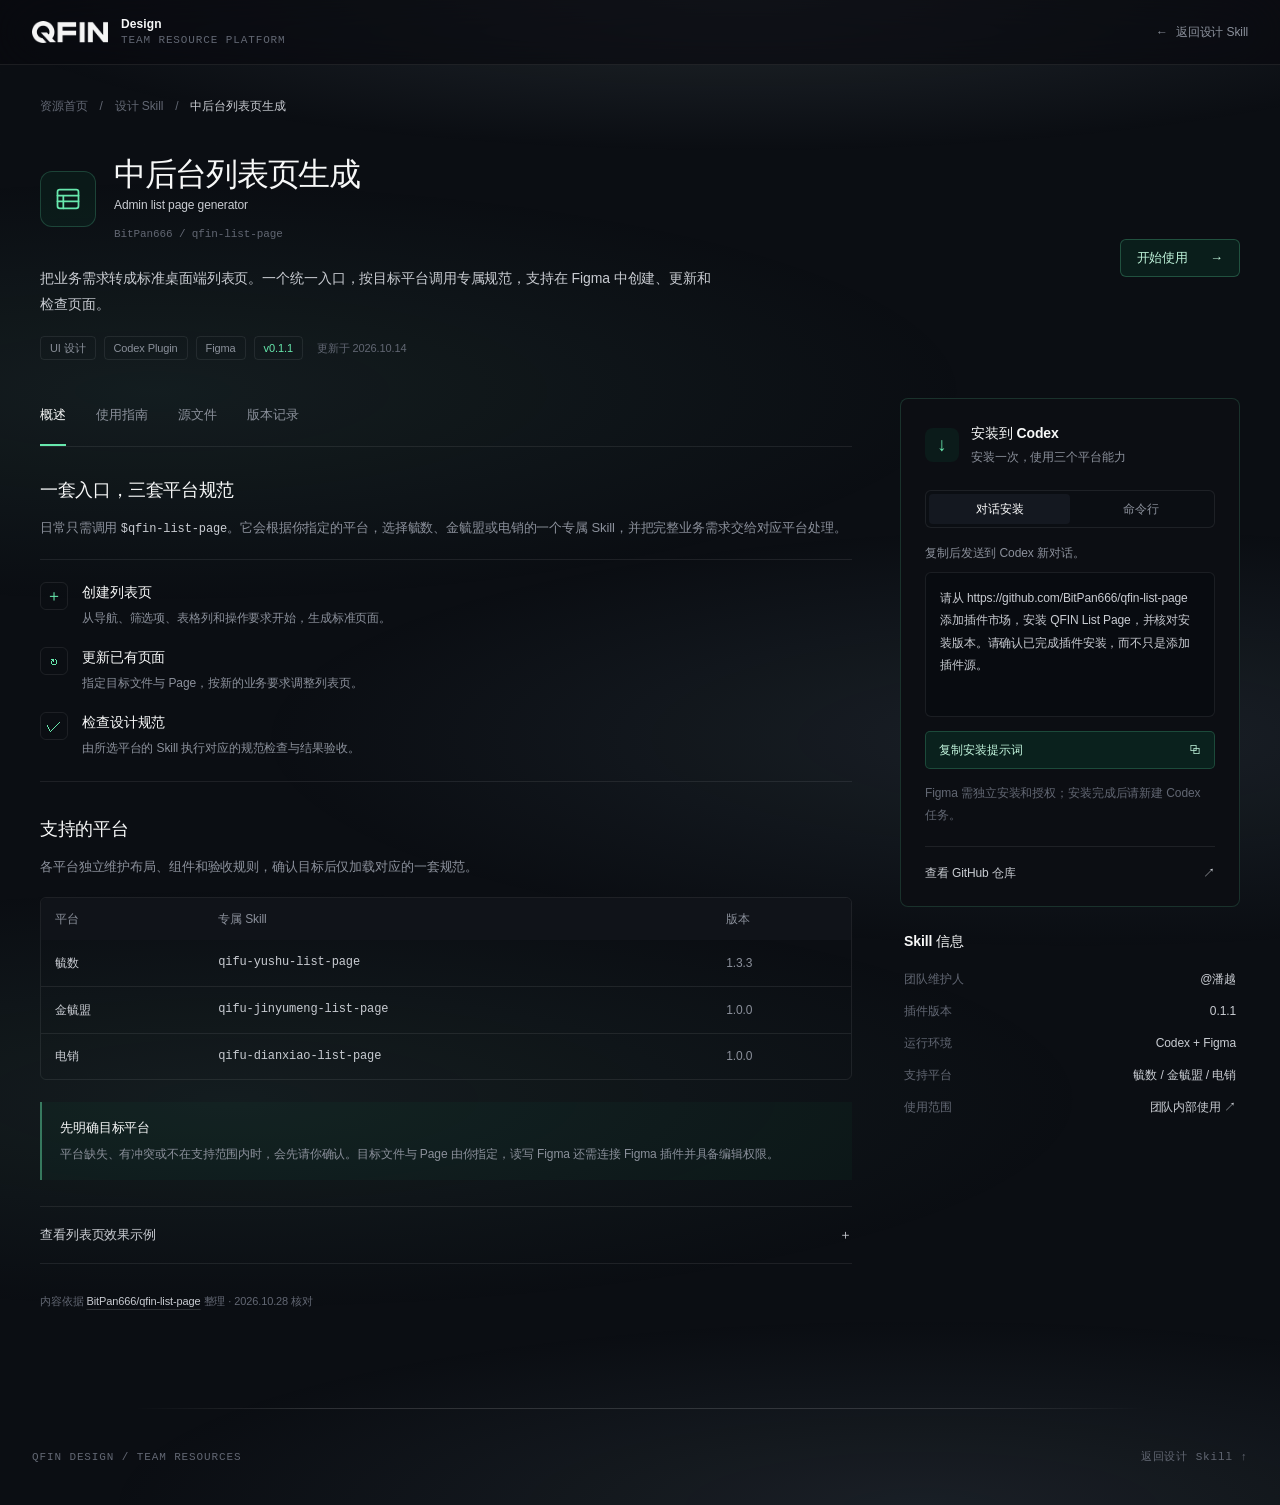
<file: skills/qfin-list-page.html>
<!doctype html>
<html lang="zh-CN">
<head>
  <meta charset="utf-8">
  <meta name="viewport" content="width=device-width, initial-scale=1">
  <meta name="color-scheme" content="dark">
  <meta name="theme-color" content="#08090d">
  <title>Admin list page generator · 中后台列表页生成 · QFIN Design</title>
  <meta name="description" content="QFIN 标准桌面端列表页 Skill：支持毓数、金毓盟和电销平台，查看能力说明、安装方式、使用指南与版本记录。">
  <link rel="icon" type="image/svg+xml" sizes="any" href="../assets/qfin-favicon.svg">
  <link rel="stylesheet" href="../styles.css?v=d0c5ba13a85e">
  <link rel="stylesheet" href="../skill-detail.css?v=a098ef845f8a">
  <script src="../skill-detail.js?v=878c1fedef3e" defer></script>
</head>
<body class="skill-detail-page">
  <a class="skip-link" href="#main-content">跳到主要内容</a>
  <header class="site-header">
    <div class="shell detail-header-inner">
      <a class="brand" href="../index.html#overview" aria-label="返回 QFIN Design 团队资源平台首页"><img src="../assets/qfin-logo-white.png" alt="QFIN"><span><strong>Design</strong><small>Team resource platform</small></span></a>
      <a class="detail-back" href="../index.html#skills"><span aria-hidden="true">←</span> 返回设计 Skill</a>
    </div>
  </header>
  <main class="shell detail-shell" id="main-content">
    <nav class="detail-breadcrumb" aria-label="面包屑"><a href="../index.html#overview">资源首页</a><span aria-hidden="true">/</span><a href="../index.html#skills">设计 Skill</a><span aria-hidden="true">/</span><span aria-current="page">中后台列表页生成</span></nav>
    <section class="skill-intro" aria-labelledby="skill-title">
      <div class="skill-intro-main">
        <div class="skill-title-row"><span class="skill-icon detail-icon" aria-hidden="true"><svg viewBox="0 0 24 24"><rect x="3" y="4" width="18" height="16" rx="2"/><path d="M3 9h18M8 9v11m-5-6h18"/></svg></span><div><h1 id="skill-title">中后台列表页生成</h1><p class="skill-title-en" lang="en">Admin list page generator</p><p class="skill-package">BitPan666 / qfin-list-page</p></div></div>
        <p class="skill-intro-description">把业务需求转成标准桌面端列表页。一个统一入口，按目标平台调用专属规范，支持在 Figma 中创建、更新和检查页面。</p>
        <div class="skill-meta-tags"><span>UI 设计</span><span>Codex Plugin</span><span>Figma</span><span class="version-tag">v0.1.1</span><span class="skill-updated">更新于 2026.10.14</span></div>
      </div>
      <a class="detail-primary-link" href="#usage" data-open-tab="usage">开始使用 <span aria-hidden="true">→</span></a>
    </section>

    <div class="skill-detail-layout">
      <div class="skill-document">
        <div class="detail-tabs" role="tablist" aria-label="Skill 详情" data-tabs="content">
          <button type="button" role="tab" id="tab-overview" aria-controls="panel-overview" aria-selected="true" data-tab="overview">概述</button>
          <button type="button" role="tab" id="tab-usage" aria-controls="panel-usage" aria-selected="false" tabindex="-1" data-tab="usage">使用指南</button>
          <button type="button" role="tab" id="tab-files" aria-controls="panel-files" aria-selected="false" tabindex="-1" data-tab="files">源文件</button>
          <button type="button" role="tab" id="tab-versions" aria-controls="panel-versions" aria-selected="false" tabindex="-1" data-tab="versions">版本记录</button>
        </div>
        <section class="detail-tab-panel" role="tabpanel" id="panel-overview" aria-labelledby="tab-overview" tabindex="0">
          <h2>一套入口，三套平台规范</h2>
          <p>日常只需调用 <code>$qfin-list-page</code>。它会根据你指定的平台，选择毓数、金毓盟或电销的一个专属 Skill，并把完整业务需求交给对应平台处理。</p>
          <div class="capability-list">
            <div><span class="capability-mark" aria-hidden="true">＋</span><div><h3>创建列表页</h3><p>从导航、筛选项、表格列和操作要求开始，生成标准页面。</p></div></div>
            <div><span class="capability-mark" aria-hidden="true">↻</span><div><h3>更新已有页面</h3><p>指定目标文件与 Page，按新的业务要求调整列表页。</p></div></div>
            <div><span class="capability-mark" aria-hidden="true">✓</span><div><h3>检查设计规范</h3><p>由所选平台的 Skill 执行对应的规范检查与结果验收。</p></div></div>
          </div>
          <h2>支持的平台</h2>
          <p>各平台独立维护布局、组件和验收规则，确认目标后仅加载对应的一套规范。</p>
          <div class="platform-version-table"><table><caption class="visually-hidden">支持的平台与子 Skill 版本</caption><thead><tr><th scope="col">平台</th><th scope="col">专属 Skill</th><th scope="col">版本</th></tr></thead><tbody><tr><th scope="row">毓数</th><td><code>qifu-yushu-list-page</code></td><td>1.3.3</td></tr><tr><th scope="row">金毓盟</th><td><code>qifu-jinyumeng-list-page</code></td><td>1.0.0</td></tr><tr><th scope="row">电销</th><td><code>qifu-dianxiao-list-page</code></td><td>1.0.0</td></tr></tbody></table></div>
          <div class="detail-note"><strong>先明确目标平台</strong><p>平台缺失、有冲突或不在支持范围内时，会先请你确认。目标文件与 Page 由你指定，读写 Figma 还需连接 Figma 插件并具备编辑权限。</p></div>
          <details class="detail-example"><summary>查看列表页效果示例 <span aria-hidden="true">＋</span></summary><figure><a href="../assets/skill-qfin-list-page.png" target="_blank" rel="noopener noreferrer"><img src="../assets/skill-qfin-list-page.png" alt="中后台列表页生成示例：金毓盟我的客户页面，展示导航、筛选、表格和分页" loading="lazy"></a><figcaption>团队现有示例 · 点击图片查看原图</figcaption></figure></details>
        </section>

        <section class="detail-tab-panel" role="tabpanel" id="panel-usage" aria-labelledby="tab-usage" tabindex="0" hidden>
          <h2>从安装到第一次生成</h2>
          <ol class="usage-steps">
            <li><div><h3>安装 QFIN List Page，连接 Figma</h3><p>使用安装区的对话提示词，或在已安装 Codex CLI 的终端执行安装命令。随后安装并授权 Figma 插件，新建任务，通过 @ 选择 Figma 与 QFIN List Page。</p></div></li>
            <li><div><h3>提供平台和业务需求</h3><p>选择一个目标平台，补充文件、Page、导航、筛选和表格字段。布局与组件规则交给对应平台 Skill。</p></div></li>
            <li><div><h3>生成后核对结果</h3><p>检查选中的平台、目标位置、业务字段与验收结果。更新页面时，明确要保留和调整的内容。</p></div></li>
          </ol>
          <div class="copy-block prompt-block"><div class="code-heading"><h3>可复制的需求模板</h3><button type="button" data-copy-target="usage-prompt">复制模板</button></div><pre id="usage-prompt"><code>@figma
使用 $qfin-list-page 生成或更新标准桌面端列表页。

目标平台：毓数 / 金毓盟 / 电销（请选择一个）
目标 Figma 文件：填写链接，或说明需要新建
目标 Page：填写名称或链接
页面名称：
导航路径：
筛选项：字段、控件类型、默认值
页面操作：查询、重置、新增、导出等
表格列：字段、顺序、展示格式、固定列
选择方式与批量操作：
行操作与出现条件：
数据状态：正常 / 空状态 / 加载中 / 异常
分页要求：
补充业务说明与验收要求：</code></pre><p class="copy-feedback" role="status" aria-live="polite"></p></div>
          <p class="detail-source-link"><a href="https://github.com/BitPan666/qfin-list-page/blob/main/plugins/qfin-list-page/skills/qfin-list-page/references/prompt-template.md" target="_blank" rel="noopener noreferrer">查看仓库完整提示词模板 ↗</a></p>
          <h2>确认安装成功</h2>
          <ul class="detail-checklist"><li>运行 <code>codex plugin list</code>，确认 QFIN List Page 已安装并启用。</li><li>新任务的 @ 菜单能选到 QFIN List Page 和 Figma。</li><li>目标 Figma 文件可编辑；请求中包含平台、文件、Page 和业务需求。</li></ul>
        </section>

        <section class="detail-tab-panel" role="tabpanel" id="panel-files" aria-labelledby="tab-files" tabindex="0" hidden>
          <h2>源文件与维护入口</h2><p>文档、路由规则与版本信息统一在 GitHub 仓库维护。</p>
          <div class="source-file-list">
            <a href="https://github.com/BitPan666/qfin-list-page/blob/main/README.md" target="_blank" rel="noopener noreferrer"><span><strong>README.md</strong><small>安装、使用和维护说明</small></span><span aria-hidden="true">↗</span></a>
            <a href="https://github.com/BitPan666/qfin-list-page/blob/main/plugins/qfin-list-page/skills/qfin-list-page/SKILL.md" target="_blank" rel="noopener noreferrer"><span><strong>SKILL.md</strong><small>统一入口与平台路由规则</small></span><span aria-hidden="true">↗</span></a>
            <a href="https://github.com/BitPan666/qfin-list-page/blob/main/plugins/qfin-list-page/skills/qfin-list-page/references/prompt-template.md" target="_blank" rel="noopener noreferrer"><span><strong>prompt-template.md</strong><small>完整业务需求提示词模板</small></span><span aria-hidden="true">↗</span></a>
            <a href="https://github.com/BitPan666/qfin-list-page/blob/main/versions.json" target="_blank" rel="noopener noreferrer"><span><strong>versions.json</strong><small>插件与各平台 Skill 的版本清单</small></span><span aria-hidden="true">↗</span></a>
            <a href="https://github.com/BitPan666/qfin-list-page/blob/main/CHANGELOG.md" target="_blank" rel="noopener noreferrer"><span><strong>CHANGELOG.md</strong><small>发布记录与变更说明</small></span><span aria-hidden="true">↗</span></a>
          </div>
        </section>

        <section class="detail-tab-panel" role="tabpanel" id="panel-versions" aria-labelledby="tab-versions" tabindex="0" hidden>
          <h2>版本记录</h2><p>以下整理自仓库发布记录，最新变更以原始文档为准。</p>
          <article class="version-entry"><header><h3>0.1.1 <span>当前仓库版本</span></h3><time datetime="2026-10-14">2026.10.14</time></header><ul><li>毓数更新至 1.3.3；金毓盟、电销更新至 1.0.0。</li><li>金毓盟与电销进入正式使用，目标 Page 由使用者指定。</li><li>补充首次安装、Figma 授权、版本核对和更新说明。</li></ul></article>
          <article class="version-entry"><header><h3>0.1.0</h3><time datetime="2026-10-14">2026.10.14</time></header><ul><li>建立统一插件入口，包含路由与三个平台 Skill。</li><li>加入发布、单 Skill 恢复及历史版本安装工具。</li></ul></article>
          <a class="detail-text-link" href="https://github.com/BitPan666/qfin-list-page/blob/main/CHANGELOG.md" target="_blank" rel="noopener noreferrer">查看完整更新日志 ↗</a>
        </section>
        <p class="detail-source-note">内容依据 <a href="https://github.com/BitPan666/qfin-list-page" target="_blank" rel="noopener noreferrer">BitPan666/qfin-list-page</a> 整理 · 2026.10.28 核对</p>
      </div>

      <aside class="skill-install-sidebar" aria-label="安装与 Skill 信息">
        <section class="install-card" aria-labelledby="install-title">
          <div class="install-heading"><span class="install-mark" aria-hidden="true">↓</span><div><h2 id="install-title">安装到 Codex</h2><p>安装一次，使用三个平台能力</p></div></div>
          <div class="install-tabs" role="tablist" aria-label="安装方式" data-tabs="install"><button type="button" role="tab" id="tab-install-prompt" aria-controls="panel-install-prompt" aria-selected="true" data-tab="install-prompt">对话安装</button><button type="button" role="tab" id="tab-install-cli" aria-controls="panel-install-cli" aria-selected="false" tabindex="-1" data-tab="install-cli">命令行</button></div>
          <div role="tabpanel" id="panel-install-prompt" aria-labelledby="tab-install-prompt"><p class="install-caption">复制后发送到 Codex 新对话。</p><div class="copy-block"><pre id="install-prompt"><code>请从 https://github.com/BitPan666/qfin-list-page 添加插件市场，安装 QFIN List Page，并核对安装版本。请确认已完成插件安装，而不只是添加插件源。</code></pre><button class="copy-primary" type="button" data-copy-target="install-prompt">复制安装提示词 <span aria-hidden="true">⧉</span></button><p class="copy-feedback" role="status" aria-live="polite"></p></div></div>
          <div role="tabpanel" id="panel-install-cli" aria-labelledby="tab-install-cli" hidden><p class="install-caption">先确认 <code>codex --version</code> 可用。</p><div class="copy-block"><pre id="install-cli"><code>codex plugin marketplace add https://github.com/BitPan666/qfin-list-page.git --ref main
codex plugin add qfin-list-page@qfin-list-page</code></pre><button class="copy-primary" type="button" data-copy-target="install-cli">复制安装命令 <span aria-hidden="true">⧉</span></button><p class="copy-feedback" role="status" aria-live="polite"></p></div><p class="install-help">第一条添加插件源，第二条完成安装。</p></div>
          <p class="install-help">Figma 需独立安装和授权；安装完成后请新建 Codex 任务。</p>
          <a class="repository-link" href="https://github.com/BitPan666/qfin-list-page" target="_blank" rel="noopener noreferrer">查看 GitHub 仓库 <span aria-hidden="true">↗</span></a>
        </section>
        <section class="skill-facts" aria-labelledby="skill-facts-title"><h2 id="skill-facts-title">Skill 信息</h2><dl><div><dt>团队维护人</dt><dd>@潘越</dd></div><div><dt>插件版本</dt><dd>0.1.1</dd></div><div><dt>运行环境</dt><dd>Codex + Figma</dd></div><div><dt>支持平台</dt><dd>毓数 / 金毓盟 / 电销</dd></div><div><dt>使用范围</dt><dd><a href="https://github.com/BitPan666/qfin-list-page/blob/main/LICENSE" target="_blank" rel="noopener noreferrer">团队内部使用 ↗</a></dd></div></dl></section>
      </aside>
    </div>
  </main>
  <footer class="site-footer"><div class="shell"><span>QFIN DESIGN / TEAM RESOURCES</span><a href="../index.html#skills">返回设计 Skill ↑</a></div></footer>
</body>
</html>
</file>
<file: styles.css>
/* MiSans is used for the homepage Design wordmark. See assets/fonts/README.md. */
@font-face {
  font-family: "QFIN MiSans";
  src: url("assets/fonts/MiSans-Bold.ttf") format("truetype");
  font-style: normal;
  font-weight: 700;
  font-display: swap;
}

/* Typography: regular copy; at least 12px for copy and controls, 11px for compact metadata. */
:root {
  color-scheme: dark;
  --bg: #0b0e13;
  --surface: #0c0e13;
  --surface-raised: #101319;
  --surface-hover: #141820;
  --text: #f7f8f8;
  --text-soft: #c9ccd2;
  --muted: #8b909b;
  --quiet: #626773;
  --accent: #00c873;
  --accent-soft: #67e8ad;
  --cyan: #6bc7ff;
  --violet: #7d82ff;
  --green: #00c873;
  --line: rgba(255, 255, 255, .08);
  --line-strong: rgba(255, 255, 255, .14);
  --section-divider: linear-gradient(90deg, transparent, var(--line-strong) 18%, var(--line-strong) 82%, transparent);
  --header-height: 65px;
  --radius: 6px;
  --section-title-size: 32px;
  --scroll-progress: 0;
  --sans: "SF Pro Display", "SF Pro Text", Inter, ui-sans-serif, -apple-system, BlinkMacSystemFont, "PingFang SC", "Microsoft YaHei", sans-serif;
  --mono: "SFMono-Regular", "Roboto Mono", Consolas, monospace;
}

* { box-sizing: border-box; }
html { scroll-behavior: smooth; background: var(--bg); }
body {
  position: relative;
  isolation: isolate;
  margin: 0;
  min-width: 320px;
  background: var(--bg);
  color: var(--text);
  font-family: var(--sans);
  font-size: 14px;
  font-weight: 400;
  line-height: 1.5;
  letter-spacing: -.008em;
  -webkit-font-smoothing: antialiased;
}
body::before {
  content: "";
  position: fixed;
  inset: 0;
  z-index: -1;
  pointer-events: none;
  opacity: .2;
  background-image:
    linear-gradient(rgba(255,255,255,.025) 1px, transparent 1px),
    linear-gradient(90deg, rgba(255,255,255,.025) 1px, transparent 1px);
  background-size: 72px 72px;
  mask-image: linear-gradient(to bottom, #000 0, transparent 58rem);
}
body::after {
  content: "";
  position: absolute;
  inset: 0;
  z-index: -1;
  pointer-events: none;
  /* Full-bleed light spans the document, independently of the content's max-width. */
  background:
    radial-gradient(ellipse 78% 13% at 58% 0%, rgba(190, 213, 226, .12), transparent 78%),
    radial-gradient(ellipse 82% 18% at 12% 26%, rgba(97, 164, 144, .1), transparent 78%),
    radial-gradient(ellipse 82% 18% at 84% 49%, rgba(143, 181, 203, .11), transparent 78%),
    radial-gradient(ellipse 86% 18% at 18% 73%, rgba(101, 162, 143, .1), transparent 78%),
    radial-gradient(ellipse 82% 16% at 72% 100%, rgba(157, 188, 207, .1), transparent 78%);
}

a { color: inherit; text-decoration: none; }
button, input { font: inherit; }
button { color: inherit; }
img { display: block; max-width: 100%; }
[hidden] { display: none !important; }
::selection { color: #04110b; background: rgba(103, 232, 173, .9); }
:focus-visible { outline: 2px solid var(--accent-soft); outline-offset: 3px; }
.shell { width: min(1360px, calc(100% - 64px)); margin-inline: auto; }
.hero::after, .resource-section::before, .site-footer .shell::before { content: ""; position: absolute; inset: 0 8% auto; height: 1px; pointer-events: none; background: var(--section-divider); }
.skip-link { position: fixed; left: 20px; top: -60px; z-index: 100; padding: 9px 13px; border-radius: 8px; background: var(--text); color: var(--bg); font-weight: 400; }
.skip-link:focus { top: 16px; }

.site-header {
  position: sticky;
  top: 0;
  z-index: 40;
  height: var(--header-height);
  border-bottom: 1px solid var(--line);
  background: rgba(8, 9, 13, .64);
  -webkit-backdrop-filter: blur(30px) saturate(145%);
  backdrop-filter: blur(30px) saturate(145%);
}
.site-header::after {
  content: "";
  position: absolute;
  left: 0;
  bottom: -1px;
  width: calc(var(--scroll-progress) * 100%);
  height: 1px;
  background: linear-gradient(90deg, var(--accent), var(--cyan), var(--violet));
  box-shadow: 0 0 16px rgba(0, 200, 115, .58);
}
.header-inner { height: 100%; display: grid; grid-template-columns: 1fr minmax(300px, 440px) 1fr; gap: 24px; align-items: center; }
.brand { justify-self: start; display: inline-flex; align-items: center; gap: 13px; }
.brand > img { width: 76px; height: auto; opacity: .96; }
.brand strong, .brand small { display: block; }
.brand strong { font-size: 12px; line-height: 1; letter-spacing: .01em; font-weight: 570; }
.brand small { margin-top: 4px; color: var(--quiet); font: 11px var(--mono); letter-spacing: .08em; text-transform: uppercase; }

.global-search { height: 37px; display: grid; grid-template-columns: 18px 1fr auto; gap: 9px; align-items: center; padding: 0 11px; border: 1px solid var(--line); border-radius: 5px; background: rgba(255,255,255,.025); color: var(--quiet); transition: border-color .2s ease, background .2s ease, box-shadow .2s ease; }
.global-search:focus-within { border-color: rgba(0,200,115,.45); background: rgba(0,200,115,.035); box-shadow: 0 0 0 3px rgba(0,200,115,.065), 0 0 28px rgba(0,200,115,.06); }
.global-search svg { width: 17px; fill: none; stroke: currentColor; stroke-width: 1.7; stroke-linecap: round; }
.global-search input { width: 100%; border: 0; outline: 0; background: transparent; color: var(--text); font-size: 12px; }
.global-search input::placeholder { color: var(--quiet); }
.global-search kbd { min-width: 22px; padding: 2px 6px; border: 1px solid var(--line); border-radius: 5px; background: rgba(255,255,255,.025); color: var(--quiet); font: 11px var(--mono); text-align: center; }
.header-link { justify-self: end; display: inline-flex; gap: 8px; align-items: center; color: var(--muted); font-size: 12px; }
.header-link:hover { color: var(--text); }
.header-link span { color: var(--accent-soft); }

.hero { position: relative; min-height: 590px; overflow: hidden; padding: 76px clamp(28px, 5vw, 80px) 48px; }
.hero::before, .hero::after { content: ""; position: absolute; pointer-events: none; }
.hero::before { width: 720px; height: 720px; left: 50%; top: -420px; border: 1px solid rgba(133,186,165,.1); border-radius: 50%; transform: translateX(-50%); box-shadow: 0 0 150px rgba(163,194,207,.06), inset 0 0 120px rgba(92,166,137,.025); }
.hero::after { display: none; }
.hero-grid { position: absolute; inset: 0; pointer-events: none; opacity: .42; background-image: linear-gradient(rgba(255,255,255,.024) 1px, transparent 1px), linear-gradient(90deg, rgba(255,255,255,.024) 1px, transparent 1px); background-size: 72px 72px; mask-image: radial-gradient(ellipse 65% 62% at 50% 28%, #000, transparent 78%); }
.hero-intro { position: relative; z-index: 2; max-width: 920px; margin-inline: auto; text-align: center; }
.hero-intro h1 { display: inline-flex; align-items: center; justify-content: center; gap: clamp(16px,2vw,29px); margin: 0; font-size: clamp(66px,7.1vw,98px); line-height: .88; letter-spacing: -.068em; font-weight: 650; text-wrap: balance; }
.hero-intro h1 img { width: auto; height: .78em; flex: 0 0 auto; }
.hero-intro h1 span { display: block; font-family: "QFIN MiSans", "MiSans", var(--sans); font-size: 1em; font-weight: 700; line-height: .95; letter-spacing: -.045em; transform: translateY(-.015em); }
.hero-tagline { margin: 28px 0 0; color: var(--text-soft); font-size: clamp(23px, 2.2vw, 32px); line-height: 1.3; letter-spacing: -.04em; font-weight: 400; }
.hero-description { max-width: 700px; margin: 18px auto 0; color: var(--muted); font-size: 13px; line-height: 1.8; text-wrap: pretty; }
.announcement-grid { position: relative; z-index: 2; display: grid; grid-template-columns: repeat(3,minmax(0,1fr)); gap: 12px; margin-top: 56px; }
.announcement-card { position: relative; min-height: 190px; display: flex; flex-direction: column; padding: 24px; overflow: hidden; border: 1px solid var(--line); border-radius: 6px; background: rgba(12,14,19,.78); box-shadow: inset 0 1px 0 rgba(255,255,255,.025); backdrop-filter: blur(14px); transition: transform .26s cubic-bezier(.16,1,.3,1), border-color .26s ease, background .26s ease; }
.announcement-card::before { content: ""; position: absolute; inset: 0; pointer-events: none; opacity: 0; background: radial-gradient(circle at 75% 0%, rgba(0,200,115,.11), transparent 42%); transition: opacity .25s ease; }
.announcement-card:hover { transform: translateY(-4px); border-color: rgba(103,232,173,.22); background: rgba(15,18,24,.92); }
.announcement-card:hover::before, .announcement-card.featured::before { opacity: 1; }
.announcement-card.featured { border-color: rgba(0,200,115,.2); }
.announcement-label { position: relative; z-index: 1; color: var(--accent-soft); font: 400 12px var(--mono); letter-spacing: .08em; }
.announcement-card h2 { position: relative; z-index: 1; margin: 26px 0 0; max-width: 90%; font-size: 17px; line-height: 1.3; letter-spacing: -.03em; font-weight: 560; }
.announcement-card p { position: relative; z-index: 1; margin: 8px 0 0; max-width: 92%; color: var(--muted); font-size: 12px; line-height: 1.7; }
.announcement-meta { position: relative; z-index: 1; margin-top: auto; padding-top: 18px; color: var(--muted); font: 400 12px var(--sans); }
.announcement-card i { position: absolute; right: 20px; top: 20px; color: var(--quiet); font-style: normal; transition: color .2s ease, transform .2s ease; }
.announcement-card:hover i { color: var(--accent-soft); transform: translate(2px,-2px); }

.project-showcase.resource-section { padding: 54px 0 8px; border-top: 0; }
.project-showcase.resource-section::before, .project-showcase.resource-section::after { display: none; }
.project-heading { display: grid; grid-template-columns: minmax(0,1fr) auto; gap: 32px; align-items: end; margin-bottom: 28px; }
.project-heading > div > span { color: var(--accent-soft); font: 400 11px var(--mono); letter-spacing: .1em; }
.project-heading h2 { margin: 9px 0 0; font-size: var(--section-title-size); line-height: 1.2; letter-spacing: -.04em; font-weight: 540; }
.project-heading p { margin: 11px 0 0; color: var(--muted); font-size: 12px; }
.project-heading-actions > a { display: inline-flex; gap: 9px; align-items: center; padding-bottom: 4px; border-bottom: 1px solid var(--line-strong); color: var(--muted); font-size: 12px; transition: border-color .2s ease, color .2s ease; }
.project-heading-actions > a:hover { border-color: rgba(0,200,115,.4); color: var(--text); }
.project-heading-actions > a span { color: var(--accent-soft); }
.project-heading-actions { display: flex; align-items: center; gap: 16px; }
.project-refresh { min-width: 74px; min-height: 32px; display: inline-flex; align-items: center; justify-content: center; gap: 7px; padding: 6px 10px; border: 1px solid var(--line); border-radius: 6px; background: rgba(255,255,255,.025); color: var(--muted); font: 400 12px/18px var(--sans); cursor: pointer; transition: color .2s ease, background-color .2s ease, border-color .2s ease; }
.project-refresh:hover { color: var(--text); border-color: var(--line-strong); background: rgba(255,255,255,.06); }
.project-refresh svg { width: 14px; height: 14px; fill: none; stroke: currentColor; stroke-width: 1.5; stroke-linecap: round; stroke-linejoin: round; }
.project-refresh:disabled { cursor: wait; color: var(--accent-soft); }
.project-refresh[aria-busy="true"] svg { animation: project-refresh-turn .8s linear infinite; }
@keyframes project-refresh-turn { to { transform: rotate(360deg); } }
.project-groups { display: grid; grid-template-columns: repeat(5,minmax(0,1fr)); gap: 12px; }
.project-group { position: relative; min-width: 0; overflow: hidden; border: 1px solid var(--line); border-radius: 8px; background: linear-gradient(180deg,rgba(16,19,25,.78),rgba(10,12,17,.72)); box-shadow: inset 0 1px 0 rgba(255,255,255,.025); transition: transform .24s cubic-bezier(.16,1,.3,1), border-color .24s ease, background .24s ease; }
.project-group::before { content: ""; position: absolute; inset: 0; pointer-events: none; opacity: 0; background: radial-gradient(circle at 100% 0%,rgba(0,200,115,.075),transparent 40%); transition: opacity .24s ease; }
.project-group:hover { transform: translateY(-3px); border-color: rgba(103,232,173,.2); background: linear-gradient(180deg,rgba(17,21,27,.92),rgba(11,14,19,.84)); }
.project-group:hover::before { opacity: 1; }
.project-group header { position: relative; z-index: 1; min-height: 64px; display: flex; align-items: center; justify-content: space-between; gap: 10px; padding: 16px 18px 15px; border-bottom: 1px solid var(--line); }
.project-group h3 { min-width: 0; margin: 0; overflow: hidden; font-size: 16px; line-height: 1.35; letter-spacing: -.025em; font-weight: 570; text-overflow: ellipsis; white-space: nowrap; }
.project-group h3 small { color: var(--quiet); font: 11px var(--mono); letter-spacing: .05em; }
.project-group-link { flex: 0 0 24px; width: 24px; height: 24px; display: grid; place-items: center; border-radius: 4px; color: var(--accent-soft); transition: color .2s ease, background .2s ease; }
.project-group-link svg { width: 14px; height: 14px; fill: none; stroke: currentColor; stroke-width: 1.5; stroke-linecap: round; stroke-linejoin: round; transition: transform .2s ease; }
.project-group-link:hover { color: #fff; background: rgba(103,232,173,.09); }
.project-group-link:hover svg { transform: translate(1px,-1px); }
.project-list { position: relative; z-index: 1; }
.project-item { min-height: 124px; display: flex; flex-direction: column; justify-content: space-between; gap: 12px; padding: 14px 18px 13px; border-bottom: 1px solid var(--line); transition: background .2s ease; }
.project-item:last-child { border-bottom: 0; }
.project-item:hover { background: rgba(255,255,255,.022); }
.project-title { display: grid; grid-template-columns: minmax(0,1fr) auto; gap: 10px; align-items: start; }
.project-title h4 { display: -webkit-box; margin: 0; overflow: hidden; color: var(--text-soft); font-size: 14px; line-height: 1.52; letter-spacing: -.012em; font-weight: 560; -webkit-box-orient: vertical; -webkit-line-clamp: 2; }
.project-title h4 a { padding-bottom: 2px; background-image: linear-gradient(var(--accent-soft),var(--accent-soft)); background-position: 0 100%; background-repeat: no-repeat; background-size: 0 1px; transition: color .2s ease, background-size .24s cubic-bezier(.16,1,.3,1); }
.project-title h4 a:hover, .project-title h4 a:focus-visible { color: var(--accent-soft); background-size: 100% 1px; }
.project-title small { display: inline-flex; align-items: center; gap: 5px; min-height: 22px; padding: 4px 8px; border: 0; border-radius: 999px; background: rgba(165,174,190,.1); color: #c4ccd8; font: 400 11px/14px var(--sans); white-space: nowrap; }
.project-title small::before { content: ""; flex: 0 0 5px; width: 5px; height: 5px; border-radius: 50%; background: currentColor; }
.project-title small[data-status="pending"] { color: #a8c7ff; background: rgba(80,128,224,.14); }
.project-title small[data-status="active"] { color: #78e9b1; background: rgba(0,200,115,.14); }
.project-title small[data-status="done"] { color: #b9c3d1; background: rgba(165,174,190,.1); }
.project-title small[data-status="done"]::before { width: 6px; height: 4px; flex-basis: 6px; border-left: 1px solid currentColor; border-bottom: 1px solid currentColor; border-radius: 0; background: transparent; transform: translateY(-1px) rotate(-45deg); }
.project-title small[data-status="clarifying"] { color: #f5ce75; background: rgba(229,166,36,.14); }
.project-title small[data-status="paused"] { color: #d3acf5; background: rgba(160,99,211,.16); }
.project-title small[data-status="paused"]::before { width: 5px; height: 7px; border-inline: 2px solid currentColor; border-radius: 0; background: transparent; }
.project-meta { min-height: 24px; display: flex; align-items: end; justify-content: space-between; gap: 10px; }
.project-meta dl { min-width: 0; flex: 1; display: flex; flex-direction: column; gap: 6px; margin: 0; }
.project-meta dl > div { min-width: 0; display: grid; grid-template-columns: 26px minmax(0,1fr); align-items: baseline; gap: 5px; }
.project-meta dt { color: var(--quiet); font: 11px var(--mono); letter-spacing: .04em; }
.project-meta dd { margin: 0; overflow: hidden; color: var(--muted); font-size: 12px; line-height: 1.4; text-overflow: ellipsis; white-space: nowrap; }
.project-resources { flex: 0 0 auto; display: flex; gap: 5px; }
.project-resource { width: 22px; height: 22px; display: grid; place-items: center; border: 1px solid var(--line); border-radius: 5px; background: rgba(255,255,255,.018); opacity: .76; transition: transform .2s ease, border-color .2s ease, background .2s ease, opacity .2s ease; }
.project-resource:hover { transform: translateY(-1px); border-color: rgba(103,232,173,.25); background: rgba(255,255,255,.045); opacity: 1; }
.project-resource img { width: 13px; height: 13px; object-fit: contain; }

.search-feedback { position: relative; }
.search-status { margin: 30px 0 0; padding: 14px 18px; scroll-margin-top: calc(var(--header-height) + 18px); border: 1px solid var(--line); border-radius: 9px; background: rgba(0,200,115,.035); color: var(--text-soft); font-size: 12px; }
.search-empty { margin: 96px 0; padding: 80px 24px; border: 1px solid var(--line); border-radius: var(--radius); background: var(--surface); text-align: center; }
.search-empty span { color: var(--accent-soft); font: 11px var(--mono); letter-spacing: .12em; }
.search-empty strong { display: block; margin-top: 12px; font-size: 22px; }
.search-empty p { color: var(--muted); }
.is-searching .hero { display: none; }

.resource-section { position: relative; padding: 124px 0 132px; scroll-margin-top: calc(var(--header-height) + 16px); }
.section-heading { display: grid; grid-template-columns: minmax(0,1fr) auto; gap: 24px; align-items: end; margin-bottom: 56px; }
.section-heading h2 { margin: 0; font-size: var(--section-title-size); line-height: 1.2; letter-spacing: -.04em; font-weight: 540; }
.section-heading div > span { display: block; max-width: 580px; margin-top: 13px; color: var(--muted); font-size: 12px; line-height: 1.7; }
.section-count { align-self: end; padding-bottom: 3px; color: var(--quiet); font-size: 12px; }
.section-count b { color: var(--text-soft); font: 400 11px var(--mono); }

.platform-band.resource-section { padding: 32px 0 56px; margin-bottom: 0; border-top: 0; border-bottom: 0; scroll-margin-top: calc(var(--header-height) + 16px); }
.platform-band.resource-section::before, .platform-band.resource-section::after { display: none; }
.platform-heading { margin-bottom: 32px; }
.platform-heading h2 { margin: 0; color: var(--text); font-size: var(--section-title-size); line-height: 1.2; font-weight: 540; letter-spacing: -.04em; }
.platform-heading p { margin: 12px 0 0; color: var(--muted); font-size: 13px; line-height: 1.65; }
.platform-grid { display: grid; grid-template-columns: repeat(4,minmax(0,1fr)); gap: 14px; }
.platform-card { min-width: 0; min-height: 132px; display: grid; grid-template-columns: 44px minmax(0,1fr) 14px; align-items: center; gap: 14px; padding: 24px 20px; border: 1px solid var(--line-strong); border-radius: 10px; background: linear-gradient(135deg,rgba(22,30,29,.76),rgba(13,16,22,.9)); color: var(--text); box-shadow: inset 0 1px 0 rgba(255,255,255,.025); transition: transform .2s ease, background-color .2s ease, border-color .2s ease; }
.platform-card:hover, .platform-card:focus-visible { transform: translateY(-3px); border-color: rgba(103,232,173,.45); background: rgba(20,34,29,.9); }
.platform-card:active { transform: translateY(-1px); }
.platform-symbol { width: 44px; height: 44px; display: grid; place-items: center; color: #edf6ff; border-radius: 10px; background: linear-gradient(145deg,#61728f,#313a48); box-shadow: inset 0 1px 0 rgba(255,255,255,.2); }
.platform-symbol:not(.platform-symbol-brand) { filter: saturate(.72); }
.platform-symbol img { display: block; width: 32px; height: 32px; object-fit: contain; }
.platform-symbol-brand { background: #f1f4f6; }
.platform-symbol-brand img { display: block; width: 25px; height: 25px; object-fit: contain; filter: none; }
.platform-card:nth-child(4) .platform-symbol { background: linear-gradient(145deg,#588a76,#2c4e42); }
.platform-card:nth-child(5) .platform-symbol { background: linear-gradient(145deg,#a091bf,#574f69); }
.platform-card:nth-child(6) .platform-symbol { background: linear-gradient(145deg,#7d98cb,#44577a); }
.platform-card:nth-child(7) .platform-symbol { background: linear-gradient(145deg,#6e9298,#3b555e); }
.platform-card > span:nth-child(2) { min-width: 0; }
.platform-card strong, .platform-card small { display: block; }
.platform-card strong { font-size: 16px; font-weight: 560; line-height: 1.4; }
.platform-card small { margin-top: 7px; color: #a9b2b8; font-size: 12px; line-height: 1.6; }
.platform-card-arrow { align-self: start; color: var(--muted); font-size: 16px; line-height: 1; transition: color .2s ease; }
.platform-card:hover .platform-card-arrow, .platform-card:focus-visible .platform-card-arrow { color: #00f58a; }



:is(#skills, #resources, #guides).resource-section { padding-block: 84px 96px; }
:is(#skills, #resources, #guides) .section-heading { margin-bottom: 32px; }
:is(#skills, #resources, #guides) .section-heading div > span { margin-top: 12px; font-size: 13px; }
.skills-grid { display: grid; grid-template-columns: repeat(12, minmax(0, 1fr)); gap: 20px; }
.skill-card { position: relative; isolation: isolate; min-width: 0; grid-column: span 4; display: flex; flex-direction: column; padding: 22px; border: 1px solid var(--line); border-radius: 8px; background: var(--surface); box-shadow: inset 0 1px 0 rgba(255,255,255,.025); transition: transform .24s cubic-bezier(.16,1,.3,1), border-color .24s ease, background .24s ease; }
.skill-card::before { content: ""; position: absolute; z-index: -1; inset: 0; border-radius: inherit; pointer-events: none; opacity: 0; background: radial-gradient(circle at 100% 0%,rgba(0,200,115,.075),transparent 40%); transition: opacity .24s ease; }
.skill-card[id], .team-asset[id] { scroll-margin-top: calc(var(--header-height) + 24px); }
.skill-card:hover, .skill-card:focus-within { transform: translateY(-3px); border-color: rgba(103,232,173,.2); background: linear-gradient(180deg,rgba(17,21,27,.92),rgba(11,14,19,.84)); }
.skill-card:hover::before, .skill-card:focus-within::before { opacity: 1; }
.skill-card-top { display: flex; align-items: flex-start; gap: 12px; }
.skill-card-top > div { min-width: 0; flex: 1; }
.skill-icon { width: 36px; height: 36px; flex: 0 0 auto; display: grid; place-items: center; border: 1px solid var(--line); border-radius: 8px; background: rgba(255,255,255,.025); color: #fff; }
.skill-icon svg { width: 20px; height: 20px; fill: none; stroke: currentColor; stroke-width: 1.5; stroke-linecap: round; stroke-linejoin: round; }
.skill-card h3 { margin: 0; color: var(--text); font-size: 14px; line-height: 1.5; font-weight: 560; overflow-wrap: anywhere; }
.skill-title-en { display: block; margin-top: 3px; color: var(--text-soft); font: 400 12px/1.5 var(--sans); overflow-wrap: normal; }
.skill-card .tag { display: block; margin-top: 3px; color: var(--muted); font: 400 12px var(--sans); }
.skill-availability { align-self: flex-start; flex-shrink: 0; padding-top: 2px; color: var(--quiet); font-size: 11px; }
.skill-availability.is-ready { color: var(--accent-soft); font-family: var(--mono); }
.skill-card-body { display: grid; grid-template-columns: minmax(0,1fr) 104px; align-items: start; gap: 16px; margin: 18px 0 20px; }
.skill-description { min-width: 0; margin: 0; color: var(--muted); font-size: 13px; line-height: 1.65; }
.skill-thumbnail { position: relative; z-index: 2; display: block; appearance: none; width: 100%; aspect-ratio: 4 / 3; padding: 0; overflow: hidden; border: 1px solid var(--line); border-radius: 6px; background: #08090d; cursor: zoom-in; transition: border-color .2s ease; }
.skill-thumbnail img { position: absolute; inset: 6px; display: block; width: calc(100% - 12px); height: calc(100% - 12px); object-fit: contain; transition: transform .2s ease; }
.skill-thumbnail-label { position: absolute; right: 4px; bottom: 4px; padding: 1px 5px; border: 1px solid rgba(255,255,255,.1); border-radius: 3px; background: rgba(8,9,13,.88); color: #c7c9d1; font: 400 11px/16px var(--sans); pointer-events: none; }
.skill-thumbnail:hover { border-color: var(--accent-soft); }
.skill-thumbnail:hover > img, .skill-thumbnail:hover > .preview-gallery { transform: scale(1.04); }
.skill-card-footer { display: flex; align-items: center; justify-content: space-between; gap: 12px; margin-top: auto; padding-top: 14px; border-top: 1px solid var(--line); color: var(--muted); font-size: 12px; }
.skill-card-actions { display: flex; align-items: center; gap: 14px; }
.skill-example { position: relative; z-index: 2; display: inline-flex; align-items: center; gap: 6px; padding: 4px 0; border: 0; background: transparent; color: var(--muted); font: 400 12px var(--sans); cursor: pointer; transition: color .2s ease; }
.skill-example:hover { color: #fff; }
.skill-details-cue { color: var(--accent-soft); }
.skill-detail-link::after { content: ""; position: absolute; inset: 0; border-radius: 8px; }
.skill-detail-link:focus-visible { outline: 0; }
.skill-detail-link:focus-visible::after { outline: 2px solid var(--accent-soft); outline-offset: 3px; }
.tool-card button, .asset-info button { border: 0; background: transparent; color: var(--quiet); font: 400 12px var(--sans); cursor: not-allowed; }
[aria-disabled="true"] { opacity: .54; cursor: not-allowed; }

.resource-panels { display: grid; grid-template-columns: repeat(2, minmax(0,1fr)); gap: 20px; }
.resource-panels:has(> .resource-panel[hidden]) { grid-template-columns: 1fr; }
.resource-panel { min-width: 0; display: flex; flex-direction: column; padding: 32px; border: 1px solid var(--line); border-radius: 10px; scroll-margin-top: calc(var(--header-height) + 20px); }
.resource-panel-assets { background: #0e1b18; border-color: rgba(103,232,173,.12); }
.resource-panel-tools { background: #14171e; }
.resource-panel-heading { display: flex; align-items: baseline; justify-content: space-between; gap: 20px; margin-bottom: 42px; }
.resource-panel-heading h3 { margin: 0; color: var(--text); font-size: 20px; line-height: 1.4; font-weight: 560; letter-spacing: -.025em; }
.resource-panel-heading p { margin: 10px 0 0; color: #a3aaa9; font-size: 13px; line-height: 1.7; }
.resource-panel-tools .resource-panel-heading p { color: #a3a8b3; }
.panel-count { flex-shrink: 0; color: var(--muted); font-size: 11px; }
.panel-count b { font-weight: 400; }
.tools-grid, .assets-grid { flex: 1; display: grid; grid-template-columns: repeat(2, minmax(0,1fr)); grid-auto-rows: 1fr; align-items: start; gap: 52px 28px; }
.tool-card, .team-asset { min-width: 0; padding: 0; }
.tool-card { display: flex; flex-direction: column; }
.tool-card-heading, .asset-topline { display: flex; align-items: center; gap: 12px; min-height: 40px; }
.tool-card-heading > div, .asset-topline > div { min-width: 0; }
.tool-card-heading > img, .tool-fallback, .asset-symbol { width: 36px; height: 36px; flex: 0 0 auto; display: grid; place-items: center; object-fit: cover; border-radius: 7px; background: rgba(255,255,255,.06); }
.tool-fallback { color: var(--text); font: 500 16px var(--sans); }
.tool-card small, .asset-kind { display: block; margin-top: 3px; color: var(--muted); font: 400 11px/1.5 var(--mono); letter-spacing: .015em; }
.tool-card h4, .asset-info h4 { margin: 0; color: var(--text); font-size: 14px; line-height: 1.5; font-weight: 560; }
.tool-card p, .asset-info p { margin: 14px 0 10px; color: #a3a8b3; font-size: 12px; line-height: 1.7; }
.asset-info p { color: #a3aaa9; }
.tool-card footer { display: flex; align-items: center; justify-content: space-between; gap: 12px; margin-top: 0; padding-top: 8px; border-top: 1px solid var(--line); }
.tool-owner { color: var(--muted); font-size: 12px; white-space: nowrap; }
.tool-card footer a, .tool-card footer button { min-height: 32px; display: inline-flex; align-items: center; padding: 5px 8px; border: 0; border-radius: 5px; background: transparent; color: var(--text-soft); font-size: 12px; transition: background-color .2s ease, color .2s ease; }
.tool-card footer a:hover { background: rgba(255,255,255,.07); color: #fff; }
.asset-symbol { overflow: hidden; box-shadow: inset 0 1px 0 rgba(255,255,255,.35), 0 2px 5px rgba(0,0,0,.12); }
.asset-symbol img { display: block; width: 26px; height: 26px; object-fit: contain; }
.asset-symbol-brand { background: linear-gradient(145deg,#f6f6f6,#dfe3e0); }
.asset-symbol-brand img { width: 20px; height: 20px; }
.asset-symbol-ip { background: linear-gradient(145deg,#f1efea,#e1e2de); }
.asset-symbol-ip img { width: 26px; height: 26px; }
.asset-symbol-library { background: linear-gradient(145deg,#f6f0e6,#ddd1c0); }
.asset-symbol-system { background: radial-gradient(circle at 22% 12%,#354e78,#17263f 85%); box-shadow: inset 0 1px 0 rgba(172,204,255,.2), 0 2px 5px rgba(0,0,0,.12); }
.asset-info footer { display: flex; flex-direction: column; align-items: flex-start; gap: 2px; padding-top: 8px; border-top: 1px solid var(--line); }
.asset-info footer a, .asset-info footer button { min-width: 0; min-height: 28px; display: flex; align-items: center; padding: 4px 7px; margin-left: -7px; border: 0; border-radius: 5px; background: transparent; color: #d3eddf; font: 400 12px/1.5 var(--sans); text-align: left; transition: background-color .2s ease, color .2s ease; }
.asset-info footer a:hover { background: rgba(103,232,173,.09); color: #fff; }

.resource-preview { width: min(1100px, calc(100vw - 48px)); max-width: none; max-height: calc(100dvh - 48px); margin: auto; padding: 0; overflow: hidden; border: 1px solid var(--line-strong); border-radius: 10px; background: var(--surface); color: var(--text); box-shadow: 0 24px 100px rgba(0,0,0,.45); }
.resource-preview::backdrop { background: rgba(0,0,0,.8); backdrop-filter: blur(8px); }
.preview-toolbar { display: flex; align-items: center; justify-content: space-between; gap: 24px; padding: 18px 22px; border-bottom: 1px solid var(--line); }
.preview-toolbar span { color: var(--muted); font-size: 12px; }
.preview-toolbar h2 { margin: 4px 0 0; font-size: 14px; font-weight: 560; }
.preview-close { width: 32px; height: 32px; display: grid; flex: 0 0 auto; place-items: center; padding: 6px; border: 0; border-radius: 5px; background: transparent; color: var(--muted); cursor: pointer; transition: color .2s ease, background-color .2s ease; }
.preview-close:hover { background: rgba(255,255,255,.08); color: var(--text); }
.preview-close svg { width: 18px; height: 18px; fill: none; stroke: currentColor; stroke-width: 1.5; stroke-linecap: round; }
.preview-canvas { display: grid; place-items: center; max-height: calc(100dvh - 140px); padding: 20px; overflow: auto; background: #08090d; }
.preview-canvas img { display: block; width: auto; max-width: 100%; max-height: calc(100dvh - 180px); object-fit: contain; }
.preview-gallery { display: grid; grid-template-columns: repeat(3, minmax(0, 1fr)); grid-template-rows: minmax(0, 1fr); aspect-ratio: 4 / 3; gap: 3%; padding: 6%; background: #08090d; }
.skill-thumbnail > .preview-gallery { position: absolute; inset: 0; width: 100%; height: 100%; transition: transform .2s ease; }
.preview-canvas > .preview-gallery { width: min(100%, calc((100dvh - 180px) * 4 / 3)); }
.preview-gallery img { position: static; display: block; width: 100%; height: 100%; min-width: 0; min-height: 0; max-height: none; object-fit: contain; }
html:has(.resource-preview[open]) { overflow: hidden; }

.guides-grid { display: grid; grid-template-columns: repeat(3, minmax(0,1fr)); gap: 16px; }
.guide-card { min-width: 0; min-height: 124px; display: grid; grid-template-columns: 32px minmax(0,1fr) 24px; gap: 14px; align-items: center; padding: 20px; border: 1px solid var(--line); border-radius: 8px; background: var(--surface); color: inherit; text-align: left; transition: background-color .2s ease, border-color .2s ease; }
.guide-card:not([aria-disabled="true"]):hover { border-color: var(--line-strong); background: var(--surface-raised); }
.guide-card > b { width: 32px; height: 32px; display: grid; place-items: center; border: 1px solid var(--line); border-radius: 7px; background: rgba(255,255,255,.025); color: var(--accent-soft); font: 400 11px var(--mono); transition: background-color .2s ease, border-color .2s ease; }
.guide-card > span { min-width: 0; }
.guide-card small, .guide-card strong { display: block; }
.guide-card small { color: var(--quiet); font: 400 11px/1.4 var(--mono); letter-spacing: .055em; }
.guide-card strong { margin-top: 6px; font-size: 14px; font-weight: 560; letter-spacing: -.02em; }
.guide-card p { margin: 4px 0 0; color: var(--muted); font-size: 12px; line-height: 1.5; }
.guide-card > i { display: grid; place-items: center; width: 24px; height: 24px; color: var(--quiet); font-size: 16px; font-style: normal; transition: color .2s ease, transform .2s ease; }
.guide-card:not([aria-disabled="true"]):hover > b { border-color: rgba(103,232,173,.2); background: rgba(103,232,173,.06); }
.guide-card:not([aria-disabled="true"]):hover > i { color: var(--accent-soft); transform: translate(2px,-2px); }

.site-footer .shell { position: relative; min-height: 98px; display: flex; justify-content: space-between; align-items: center; color: var(--quiet); font: 11px var(--mono); letter-spacing: .08em; }

@media (max-width: 1080px) {
  .platform-grid { grid-template-columns: repeat(3,minmax(0,1fr)); }
  .skills-grid { grid-template-columns: repeat(6, minmax(0,1fr)); }
  .skill-card { grid-column: span 3; }
  .resource-panels { grid-template-columns: 1fr; }
}

@media (max-width: 900px) {
  .shell { width: min(100% - 40px, 1280px); }
  .header-inner { grid-template-columns: auto 1fr auto; }
  .brand small { display: none; }
  .hero { min-height: auto; padding: 60px 30px 40px; }
  .announcement-grid { margin-top: 56px; }
  .announcement-card { min-height: 205px; padding: 20px; }
  .project-showcase.resource-section { width: 100%; padding-inline: 20px; overflow-x: auto; }
  .project-heading { position: sticky; left: 20px; }
  .project-groups { min-width: 940px; }
  .guides-grid { grid-template-columns: repeat(2,1fr); }
}

@media (max-width: 640px) {
  :root { --header-height: 58px; --section-title-size: 28px; }
  .shell { width: min(100% - 28px, 1280px); }
  .header-inner { grid-template-columns: auto 1fr; gap: 14px; }
  .brand > span:last-child, .header-link { display: none; }
  .global-search { height: 36px; }
  .global-search kbd { display: none; }
  .hero { padding: 48px 18px 28px; border-inline: 0; }
  .hero-intro h1 { gap: 12px; font-size: clamp(44px,12vw,64px); }
  .hero-intro h1 img { width: auto; height: .76em; }
  .hero-tagline { margin-top: 22px; font-size: 22px; }
  .hero-description { font-size: 12px; }
  .announcement-grid { grid-template-columns: 1fr; gap: 8px; margin-top: 44px; }
  .announcement-card { min-height: 176px; }
  .project-showcase.resource-section { padding: 38px 14px 44px; }
  .project-heading { grid-template-columns: 1fr; gap: 16px; margin-bottom: 22px; }
  .project-heading-actions { justify-self: start; }
  .platform-band.resource-section { padding: 32px 0 40px; }
  .platform-grid { grid-template-columns: repeat(2,minmax(0,1fr)); gap: 10px; }
  .platform-card { min-height: 148px; grid-template-columns: minmax(0,1fr) 14px; gap: 12px; padding: 18px 14px; }
  .platform-symbol { grid-column: 1; }
  .platform-card > span:nth-child(2) { grid-column: 1 / -1; }
  .platform-card-arrow { grid-column: 2; grid-row: 1; }
  .platform-card strong { font-size: 14px; }
  .resource-section { padding-block: 78px 86px; scroll-margin-top: calc(var(--header-height) + 10px); }
  .section-heading { grid-template-columns: 1fr; margin-bottom: 34px; }
  .section-count { display: none; }
  .skills-grid, .tools-grid, .assets-grid, .guides-grid { grid-template-columns: 1fr; }
  .skill-card { grid-column: 1 / -1; }
  :is(#skills, #resources, #guides).resource-section { padding-block: 56px 64px; }
  .skills-grid { gap: 16px; }
  .resource-panel { padding: 24px; }
  .resource-panel-heading { flex-direction: column; gap: 12px; margin-bottom: 28px; }
  .tools-grid, .assets-grid { gap: 44px; grid-auto-rows: auto; }
  .skill-card-body { grid-template-columns: minmax(0,1fr) 88px; gap: 14px; }
  .resource-preview { width: calc(100vw - 24px); max-height: calc(100dvh - 24px); }
  .preview-toolbar { padding: 14px 16px; }
  .preview-canvas { padding: 10px; }
  .guides-grid { gap: 12px; }
  .guide-card { min-height: 112px; padding: 18px 16px; gap: 12px; }
  .site-footer .shell { align-items: flex-start; flex-direction: column; justify-content: center; gap: 8px; }
}

@media (prefers-reduced-motion: reduce) {
  html { scroll-behavior: auto; }
  *, *::before, *::after { animation-duration: .01ms !important; animation-iteration-count: 1 !important; transition-duration: .01ms !important; }
}
</file>
<file: skill-detail.css>
/* Skill details share the portal's colors, typography, and focus treatment. */
.skill-detail-page { background: var(--bg); }
.detail-header-inner { height: 100%; display: flex; align-items: center; justify-content: space-between; gap: 20px; }
.detail-back { display: inline-flex; align-items: center; gap: 8px; color: var(--muted); font-size: 12px; }
.detail-back:hover, .detail-breadcrumb a:hover { color: #fff; }
.detail-shell { width: min(1200px, calc(100% - 64px)); padding-bottom: 96px; }
.detail-breadcrumb { display: flex; align-items: center; flex-wrap: wrap; gap: 12px; padding: 32px 0; color: var(--quiet); font-size: 12px; }
.detail-breadcrumb [aria-current] { color: var(--text-soft); }
.skill-intro { display: flex; align-items: center; justify-content: space-between; gap: 48px; padding: 8px 0 38px; }
.skill-intro-main { max-width: 790px; }
.skill-title-row { display: flex; align-items: center; gap: 18px; }
.detail-icon { width: 56px; height: 56px; border-color: rgba(103,232,173,.2); border-radius: 12px; background: rgba(0,200,115,.06); color: var(--accent-soft); }
.detail-icon svg { width: 28px; height: 28px; }
.skill-title-row h1 { margin: 0; font-size: var(--section-title-size); line-height: 1.2; font-weight: 540; letter-spacing: -.04em; }
.skill-package { margin: 7px 0 0; color: var(--quiet); font: 11px/1.6 var(--mono); }
.skill-intro-description { max-width: 680px; text-wrap: pretty; margin: 22px 0 18px; color: var(--text-soft); font-size: 14px; line-height: 1.85; }
.skill-meta-tags { display: flex; align-items: center; flex-wrap: wrap; gap: 8px; }
.skill-meta-tags > span:not(.skill-updated) { padding: 3px 9px; border: 1px solid var(--line); border-radius: 4px; color: var(--muted); font-size: 11px; }
.skill-meta-tags > .version-tag { color: var(--accent-soft) !important; }
.skill-updated { margin-left: 6px; color: var(--quiet); font-size: 11px; }
.detail-primary-link { flex-shrink: 0; display: inline-flex; align-items: center; gap: 22px; min-height: 38px; padding: 0 16px; border: 1px solid rgba(103,232,173,.25); border-radius: 6px; background: rgba(0,200,115,.09); color: #c0f5dc; font-size: 13px; transition: background-color .2s; }
.detail-primary-link:hover { background: rgba(0,200,115,.16); }
.skill-detail-layout { display: grid; grid-template-columns: minmax(0,1fr) 340px; gap: 48px; align-items: start; }
.skill-document { min-width: 0; }
.detail-tabs { scroll-margin-top: calc(var(--header-height) + 24px); display: flex; gap: 30px; border-bottom: 1px solid var(--line); }
.detail-tabs button { min-height: 48px; padding: 0 0 14px; border: 0; border-bottom: 2px solid transparent; background: transparent; color: var(--muted); font-size: 13px; cursor: pointer; }
.detail-tabs button[aria-selected="true"] { color: #fff; border-bottom-color: var(--accent-soft); }
.detail-tabs button:hover { color: #fff; }
.detail-tab-panel { padding-top: 30px; }
.detail-tab-panel h2 { margin: 34px 0 12px; color: var(--text); font-size: 18px; line-height: 1.5; font-weight: 560; letter-spacing: -.02em; }
.detail-tab-panel > h2:first-child { margin-top: 0; }
.detail-tab-panel h3 { margin: 0; font-size: 14px; line-height: 1.5; font-weight: 560; }
.detail-tab-panel p, .detail-tab-panel li { color: var(--muted); font-size: 13px; line-height: 1.85; }
.detail-tab-panel p { margin: 0 0 18px; }
.detail-tab-panel code, .install-caption code { color: var(--text-soft); font: 12px/1.8 var(--mono); overflow-wrap: anywhere; }
.capability-list { display: grid; gap: 18px; padding: 22px 0; border-block: 1px solid var(--line); }
.capability-list > div { display: flex; gap: 14px; align-items: flex-start; }
.capability-mark { display: grid; place-items: center; width: 28px; height: 28px; flex-shrink: 0; border: 1px solid var(--line); border-radius: 6px; color: var(--accent-soft); font-size: 16px; }
.capability-list p { margin: 4px 0 0; font-size: 12px; }
.platform-version-table { width: 100%; overflow-x: auto; border: 1px solid var(--line); border-radius: 6px; }
.platform-version-table table { width: 100%; border-collapse: collapse; font-size: 12px; text-align: left; }
.platform-version-table th, .platform-version-table td { padding: 12px 14px; border-bottom: 1px solid var(--line); white-space: nowrap; }
.platform-version-table th { font-weight: 400; color: var(--text-soft); }
.platform-version-table thead { background: var(--surface-raised); }
.platform-version-table thead th { color: var(--muted); }
.platform-version-table td { color: var(--muted); }
.platform-version-table tr:last-child > * { border-bottom: 0; }
.detail-note { margin-top: 22px; padding: 15px 18px; border-left: 2px solid rgba(103,232,173,.45); background: rgba(0,200,115,.035); }
.detail-note strong { font-size: 13px; font-weight: 560; }
.detail-note p { margin: 5px 0 0; font-size: 12px; }
.detail-example { margin-top: 26px; border-block: 1px solid var(--line); }
.detail-example summary { display: flex; align-items: center; justify-content: space-between; padding: 18px 0; list-style: none; color: var(--text-soft); font-size: 13px; cursor: pointer; }
.detail-example summary::-webkit-details-marker { display: none; }
.detail-example[open] summary > span { transform: rotate(45deg); }
.detail-example figure { margin: 0 0 18px; }
.detail-example img { width: 100%; border: 1px solid var(--line); border-radius: 5px; }
.detail-example figcaption { margin-top: 10px; color: var(--quiet); font-size: 11px; }
.detail-source-note { padding-top: 28px; margin: 0; color: var(--quiet); font-size: 11px; line-height: 1.8; }
.detail-source-note a, .detail-source-link a, .detail-text-link { color: var(--text-soft); text-decoration: underline; text-underline-offset: 4px; text-decoration-color: var(--line-strong); }
.usage-steps { padding: 0; margin: 22px 0 30px; list-style: none; counter-reset: usage; }
.usage-steps li { display: flex; gap: 16px; margin-bottom: 22px; counter-increment: usage; }
.usage-steps li::before { content: counter(usage); flex: 0 0 26px; height: 26px; display: grid; place-items: center; border-radius: 50%; background: rgba(0,200,115,.08); color: var(--accent-soft); font: 12px var(--mono); }
.usage-steps p { margin: 6px 0 0; }
.copy-block pre { margin: 0; padding: 16px; border: 1px solid var(--line); border-radius: 6px; background: #080b10; color: var(--text-soft); font: 12px/1.8 var(--mono); white-space: pre-wrap; overflow-wrap: anywhere; }
.copy-block pre code { font: inherit; }
.code-heading { display: flex; align-items: center; justify-content: space-between; gap: 20px; margin-bottom: 12px; }
.code-heading button { padding: 5px 10px; border: 1px solid var(--line-strong); border-radius: 5px; background: var(--surface); color: var(--text-soft); font-size: 12px; cursor: pointer; }
.code-heading button:hover { background: var(--surface-hover); }
.copy-feedback { min-height: 0; margin: 8px 0 0 !important; color: var(--accent-soft) !important; font-size: 12px !important; }
.copy-feedback:empty { display: none; }
.detail-source-link { margin-top: 12px !important; }
.detail-checklist { padding-left: 20px; }
.detail-checklist li { padding-left: 4px; margin: 10px 0; }
.source-file-list { border-top: 1px solid var(--line); }
.source-file-list a { display: flex; align-items: center; justify-content: space-between; gap: 24px; padding: 18px 12px; border-bottom: 1px solid var(--line); transition: background-color .2s; }
.source-file-list a:hover { background: var(--surface-hover); }
.source-file-list strong { display: block; font: 400 13px/1.6 var(--mono); color: var(--text-soft); }
.source-file-list small { display: block; margin-top: 5px; color: var(--muted); font-size: 12px; }
.source-file-list a > span:last-child { color: var(--quiet); }
.version-entry { padding: 24px 0; border-bottom: 1px solid var(--line); }
.version-entry header { display: flex; align-items: baseline; justify-content: space-between; gap: 20px; }
.version-entry h3 span { margin-left: 10px; color: var(--accent-soft); font-size: 11px; font-weight: 400; }
.version-entry time { color: var(--quiet); font: 11px var(--mono); }
.version-entry ul { padding-left: 18px; margin-bottom: 0; }
.version-entry li { margin-top: 7px; }
.detail-text-link { display: inline-block; margin-top: 22px; font-size: 12px; }
.skill-install-sidebar { position: sticky; top: calc(var(--header-height) + 28px); }
.install-card { padding: 24px; border: 1px solid rgba(103,232,173,.16); border-radius: 8px; background: var(--surface); }
.install-heading { display: flex; align-items: center; gap: 12px; margin-bottom: 24px; }
.install-mark { display: grid; place-items: center; width: 34px; height: 34px; border-radius: 8px; background: rgba(0,200,115,.07); color: var(--accent-soft); font-size: 19px; }
.install-heading h2, .skill-facts h2 { margin: 0; font-size: 14px; font-weight: 560; }
.install-heading p { margin: 4px 0 0; color: var(--muted); font-size: 12px; }
.install-tabs { display: grid; grid-template-columns: 1fr 1fr; padding: 3px; border: 1px solid var(--line); border-radius: 6px; background: var(--bg); }
.install-tabs button { min-height: 30px; border: 0; border-radius: 4px; background: transparent; color: var(--muted); font-size: 12px; cursor: pointer; }
.install-tabs button[aria-selected="true"] { background: var(--surface-hover); color: #fff; }
.install-caption { margin: 16px 0 10px; color: var(--muted); font-size: 12px; }
.install-card .copy-block pre { min-height: 145px; padding: 14px; font: 12px/1.85 var(--sans); }
#install-cli { font-family: var(--mono); }
.copy-primary { width: 100%; display: flex; align-items: center; justify-content: space-between; min-height: 38px; margin-top: 14px; padding: 8px 13px; border: 1px solid rgba(103,232,173,.2); border-radius: 5px; background: rgba(0,200,115,.1); color: #c3f6de; font-size: 12px; cursor: pointer; transition: background-color .2s; }
.copy-primary:hover { background: rgba(0,200,115,.18); }
.install-help { margin: 14px 0 0; color: var(--quiet); font-size: 12px; line-height: 1.8; }
.repository-link { display: flex; align-items: center; justify-content: space-between; gap: 12px; margin-top: 20px; padding-top: 17px; border-top: 1px solid var(--line); color: var(--text-soft); font-size: 12px; }
.repository-link:hover { color: #fff; }
.skill-facts { padding: 24px 4px 0; }
.skill-facts dl { margin: 18px 0 0; }
.skill-facts dl > div { display: flex; justify-content: space-between; align-items: baseline; gap: 20px; margin-top: 14px; font-size: 12px; }
.skill-facts dt { color: var(--quiet); }
.skill-facts dd { margin: 0; color: var(--text-soft); text-align: right; }
.visually-hidden { position: absolute; width: 1px; height: 1px; padding: 0; overflow: hidden; clip-path: inset(50%); white-space: nowrap; }
@media (max-width: 1080px) { .skill-detail-layout { gap: 28px; grid-template-columns: minmax(0,1fr) 310px; } .install-card { padding: 20px; } }
@media (max-width: 900px) { .detail-shell { width: calc(100% - 40px); } .skill-intro { align-items: flex-start; gap: 24px; } .skill-detail-layout { grid-template-columns: 1fr; gap: 36px; } .skill-install-sidebar { position: static; display: grid; grid-template-columns: minmax(0,1fr) minmax(0,1fr); gap: 28px; } .skill-facts { padding-top: 4px; } }
@media (max-width: 640px) { .detail-shell { width: calc(100% - 28px); padding-bottom: 56px; } .detail-breadcrumb { padding: 24px 0; gap: 8px; font-size: 11px; } .skill-intro { flex-direction: column; gap: 22px; padding: 8px 0 30px; } .skill-title-row { gap: 12px; } .detail-icon { width: 44px; height: 44px; border-radius: 9px; } .detail-icon svg { width: 24px; height: 24px; } .skill-title-row h1 { font-size: 26px; } .skill-intro-description { font-size: 13px; } .skill-updated { margin-left: 0; } .detail-tabs { justify-content: space-between; gap: 12px; } .detail-tabs button { font-size: 12px; } .skill-install-sidebar { grid-template-columns: 1fr; } .platform-version-table th, .platform-version-table td { padding: 10px 8px; } .platform-version-table code { font-size: 11px; } .version-entry header { align-items: flex-start; } .version-entry h3 span { display: block; margin: 4px 0 0; } }
</file>
